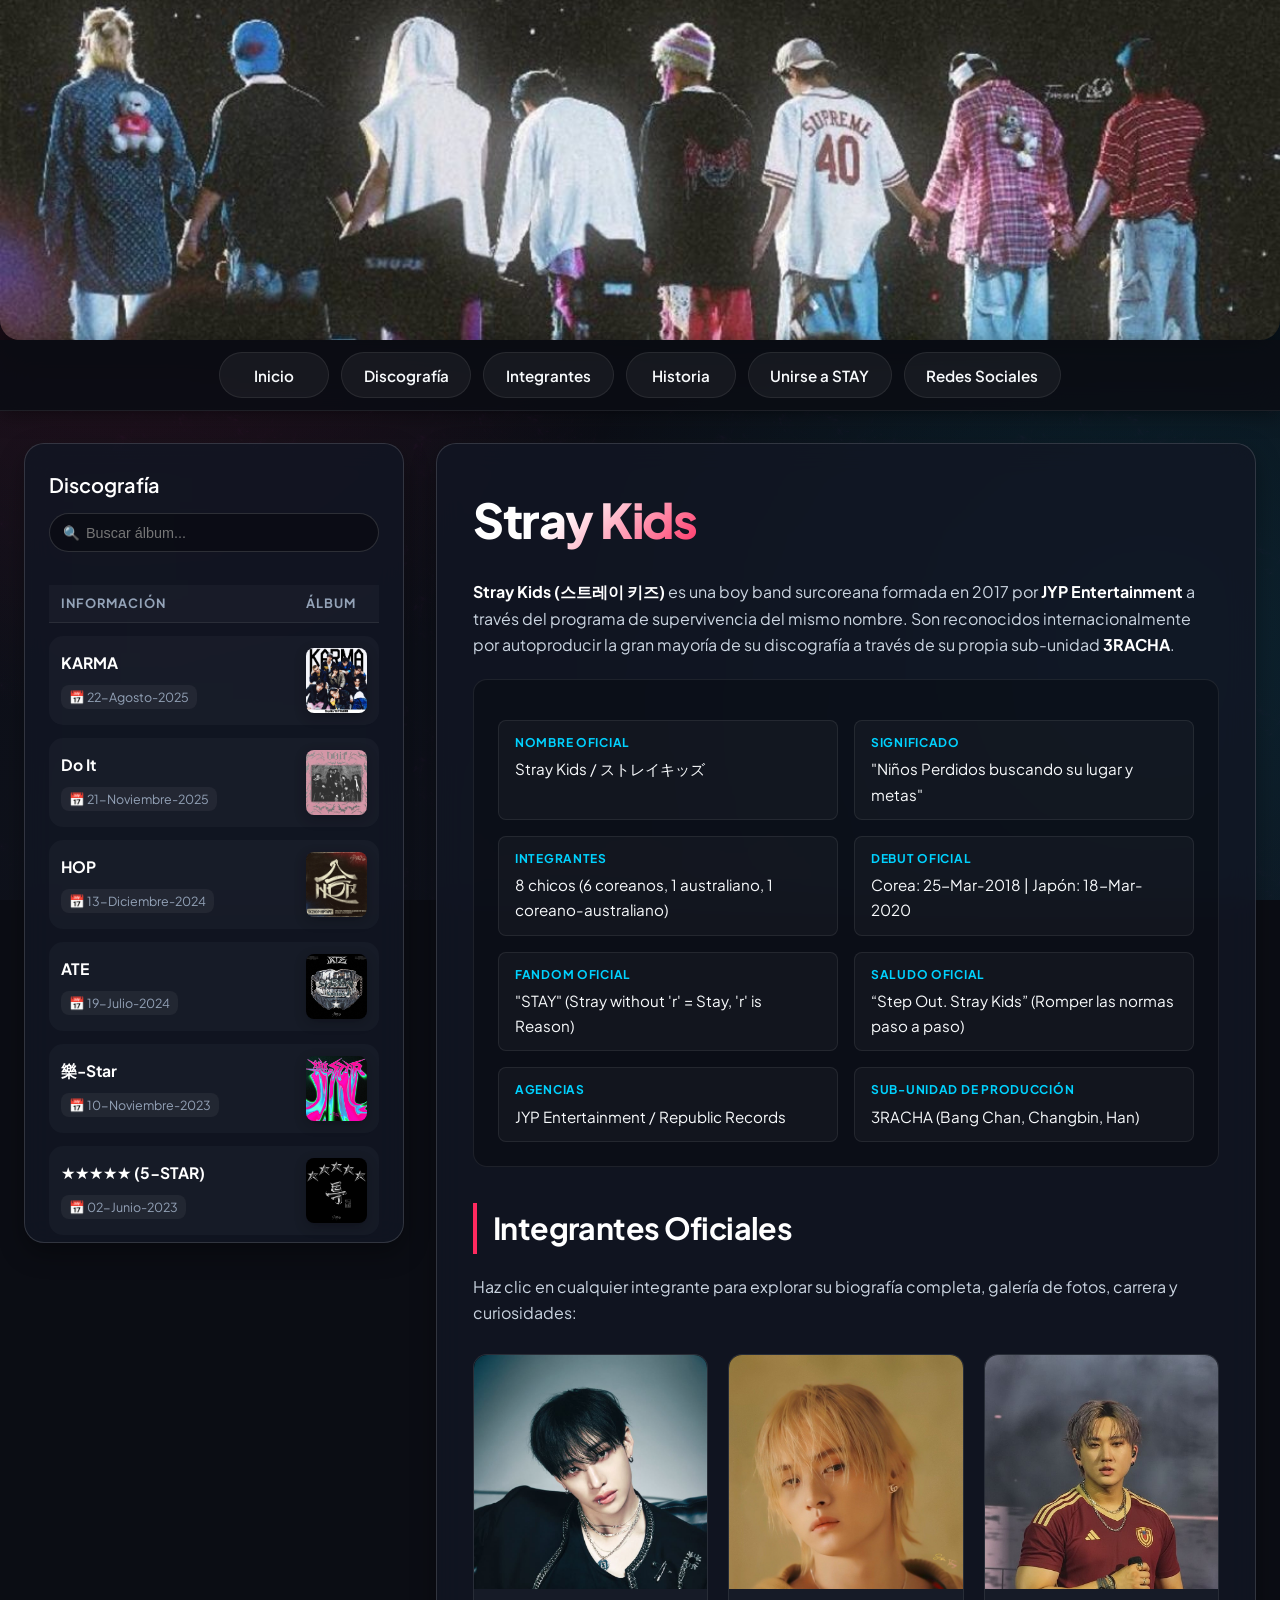
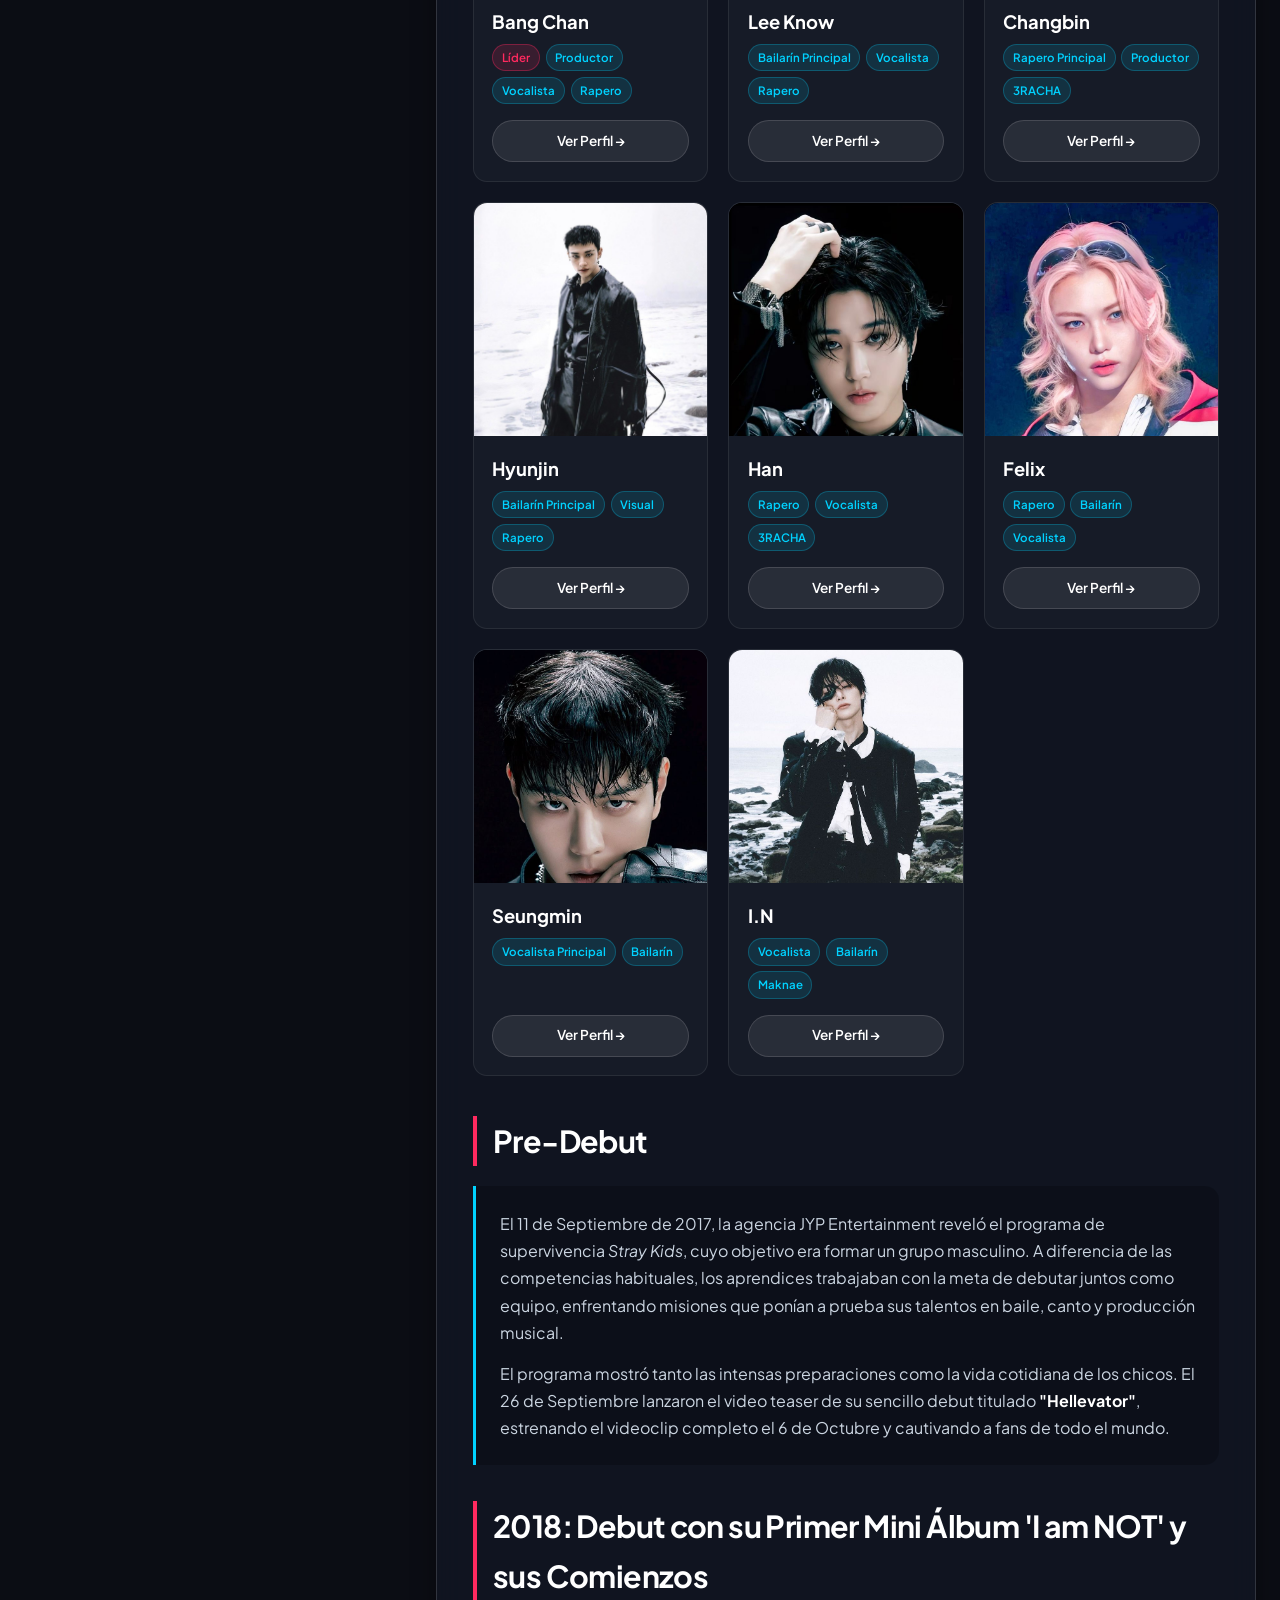
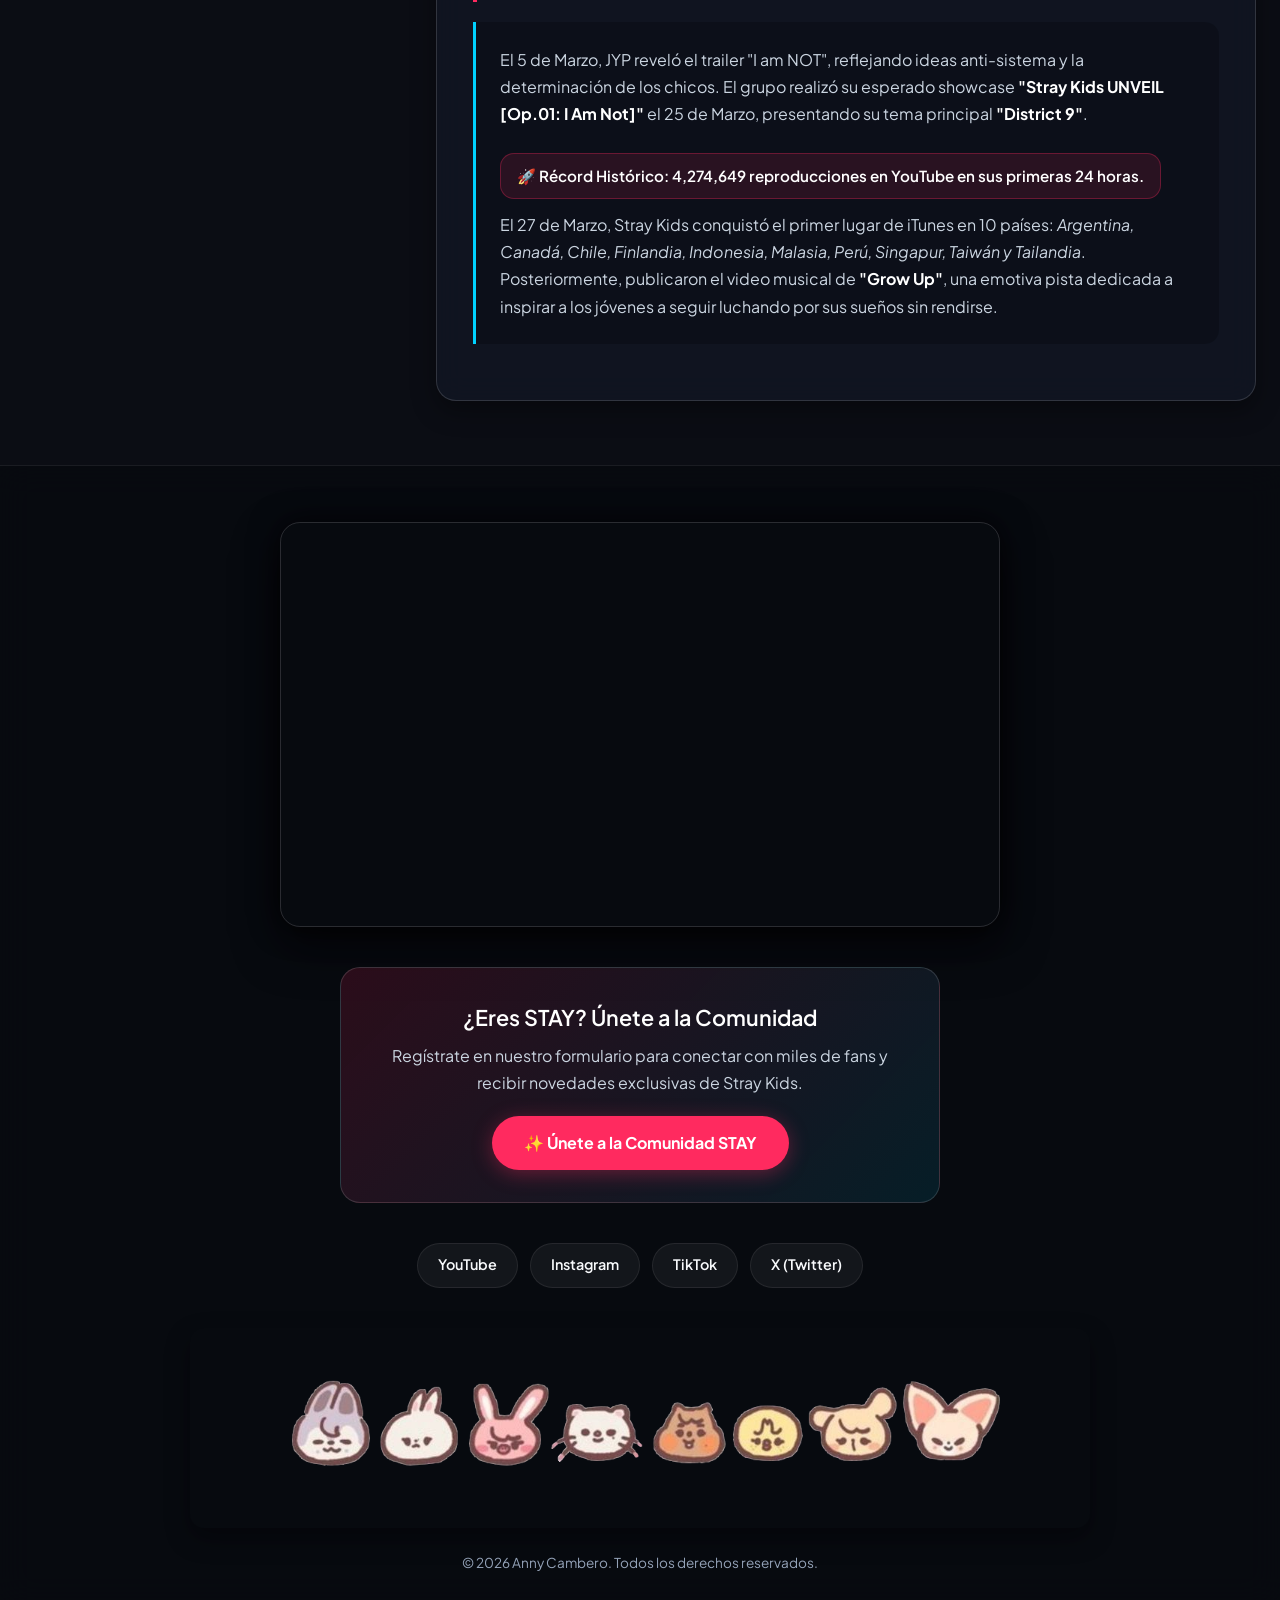
<file: index.html>
<!DOCTYPE html>
<html lang="es">
<head>
    <meta charset="UTF-8">
    <meta name="viewport" content="width=device-width, initial-scale=1.0">
    <title>Stray Kids (스트레이 키즈) - Sitio Oficial de Fans</title>
    <!-- Google Fonts -->
    <link rel="preconnect" href="https://fonts.googleapis.com">
    <link rel="preconnect" href="https://fonts.gstatic.com" crossorigin>
    <link href="https://fonts.googleapis.com/css2?family=Plus+Jakarta+Sans:wght@400;500;600;700;800&display=swap" rel="stylesheet">
    <link rel="stylesheet" href="style.css">
</head>

<body>
    <!-- Encabezado / Hero Banner -->
    <header id="inicio">
        <img id="fotoHeader" src="imágenes/headerdelaPagina.jpg" alt="Stray Kids Banner Oficial"> 
    </header>

    <!-- Barra de Navegación Sticky -->
    <nav id="navegadorHorizontal" aria-label="Navegación principal">
        <p><a href="#inicio">Inicio</a></p>
        <p><a href="#discografia">Discografía</a></p>
        <p><a href="#integrantes">Integrantes</a></p>
        <p><a href="#historia">Historia</a></p>
        <p><a href="10.Formulario.html">Unirse a STAY</a></p>
        <p><a href="#redesSocialesyOtros">Redes Sociales</a></p>
    </nav>

    <!-- Contenido Principal -->
    <div id="pantallaCompleta">

        <!-- Columna Izquierda: Discografía & Álbumes -->
        <aside id="columnaLateralIzquierda" aria-label="Discografía">
            <div class="album-header-bar" id="discografia">
                <h3>Discografía</h3>
                <div class="album-search-container">
                    <span class="album-search-icon">🔍</span>
                    <input type="text" id="albumSearchInput" class="album-search-input" placeholder="Buscar álbum..." aria-label="Buscar álbum">
                </div>
            </div>

            <table>
                <thead>
                    <tr>
                        <th>Información</th>
                        <th>Álbum</th>
                    </tr>
                </thead>
                <tbody>
                    <tr>
                        <td>
                            <p>
                                <a href="https://www.amazon.es/Stray-Kids-CEREMONY-Photobook-Removable-Photocards/dp/B0FNMTMYW7" target="_blank" rel="noopener noreferrer">KARMA</a>
                                <br>
                                <span class="album-release-date">📅 22-Agosto-2025</span>
                            </p>
                        </td>
                        <td>
                            <img src="imágenes/imgalbumes/karmaalbum.jpg" alt="Álbum KARMA de Stray Kids">
                        </td>
                    </tr>
                    <tr>
                        <td>
                            <p>
                                <a href="https://www.amazon.es/PREORDER-BENEFITS-STRAYKIDS-Photocard-Photobook-Photocards/dp/B0G3LKVH7C" target="_blank" rel="noopener noreferrer">Do It</a>
                                <br>
                                <span class="album-release-date">📅 21-Noviembre-2025</span>
                            </p>
                        </td>
                        <td>
                            <img src="imágenes/imgalbumes/albumDoIt.jpg" alt="Álbum Do It de Stray Kids">
                        </td>
                    </tr>
                    <tr>
                        <td>
                            <p>
                                <a href="https://www.amazon.es/HOP-SKZHOP-VER-Stray-Kids/dp/B0DMWT47YF" target="_blank" rel="noopener noreferrer">HOP</a>
                                <br>
                                <span class="album-release-date">📅 13-Diciembre-2024</span>
                            </p>
                        </td>
                        <td>
                            <img src="imágenes/imgalbumes/StrayKidsHop.webp" alt="Álbum HOP de Stray Kids">
                        </td>
                    </tr>
                    <tr>
                        <td>
                            <p>
                                <a href="https://www.amazon.es/Stray-Kids-Photobook-Photocard-Photocards/dp/B0D9VXJH5N" target="_blank" rel="noopener noreferrer">ATE</a>
                                <br>
                                <span class="album-release-date">📅 19-Julio-2024</span>
                            </p>
                        </td>
                        <td>
                            <img src="imágenes/imgalbumes/ATE.webp" alt="Álbum ATE de Stray Kids">
                        </td>
                    </tr>
                    <tr>
                        <td>
                            <p>
                                <a href="https://www.amazon.es/Stray-Kids-Rock-STAR-Strandard-Photocards/dp/B0CN6RTB5S" target="_blank" rel="noopener noreferrer">樂-Star</a>
                                <br>
                                <span class="album-release-date">📅 10-Noviembre-2023</span>
                            </p>
                        </td>
                        <td>
                            <img src="imágenes/imgalbumes/Rock-Star_SKZ_Album_Cover.webp" alt="Álbum Rock-Star de Stray Kids">
                        </td>
                    </tr>
                    <tr>
                        <td>
                            <p>
                                <a href="https://www.amazon.es/STRAY-5-STAR-%C3%A1lbum-EDICI%C3%93N-EST%C3%81NDAR/dp/B0C64FBSY5" target="_blank" rel="noopener noreferrer">★★★★★ (5-STAR)</a>
                                <br>
                                <span class="album-release-date">📅 02-Junio-2023</span>
                            </p>
                        </td>
                        <td>
                            <img src="imágenes/imgalbumes/5star.webp" alt="Álbum 5-STAR de Stray Kids">
                        </td>
                    </tr>
                    <tr>
                        <td>
                            <p>
                                <a href="https://www.amazon.es/STRAY-KIDS-SKZ-MAXIDENT-T-CRUSH/dp/B0DJRFPG76" target="_blank" rel="noopener noreferrer">MAXIDENT</a>
                                <br>
                                <span class="album-release-date">📅 07-Octubre-2022</span>
                            </p>
                        </td>
                        <td>
                            <img src="imágenes/imgalbumes/maxident.webp" alt="Álbum MAXIDENT de Stray Kids">
                        </td>
                    </tr>
                    <tr>
                        <td>
                            <p>
                                <a href="https://www.amazon.es/STRAY-KIDS-SKZ-ODDINARY-SCANNING/dp/B0DJFBDN75" target="_blank" rel="noopener noreferrer">ODDINARY</a>
                                <br>
                                <span class="album-release-date">📅 18-Marzo-2022</span>
                            </p>
                        </td>
                        <td>
                            <img src="imágenes/imgalbumes/ODDINARY.webp" alt="Álbum ODDINARY de Stray Kids">
                        </td>
                    </tr>
                    <tr>
                        <td>
                            <p>
                                <a href="https://www.amazon.es/STRAY-KIDS-SKZ-ALBUM-NOEASY/dp/B0DJBZZZT3" target="_blank" rel="noopener noreferrer">NOEASY</a>
                                <br>
                                <span class="album-release-date">📅 23-Agosto-2021</span>
                            </p>
                        </td>
                        <td>
                            <img src="imágenes/imgalbumes/noeasy.webp" alt="Álbum NOEASY de Stray Kids">
                        </td>
                    </tr>
                    <tr>
                        <td>
                            <p>
                                <a href="https://www.amazon.es/STANDARD-RANDOM-Tarjeta-PreOrder-TRACKING/dp/B089Q8Q8KV" target="_blank" rel="noopener noreferrer">GO 生</a>
                                <br>
                                <span class="album-release-date">📅 17-Junio-2020</span>
                            </p>
                        </td>
                        <td>
                            <img src="imágenes/imgalbumes/goalbum.webp" alt="Álbum GO 生 de Stray Kids">
                        </td>
                    </tr>
                    <tr>
                        <td>
                            <p>
                                <a href="https://www.amazon.es/STRAY-KIDS-SKZ-KPOP-LEVANTER/dp/B0DNQVFHCZ" target="_blank" rel="noopener noreferrer">Clé : LEVANTER</a>
                                <br>
                                <span class="album-release-date">📅 09-Diciembre-2019</span>
                            </p>
                        </td>
                        <td>
                            <img src="imágenes/imgalbumes/clelevanter.webp" alt="Álbum Clé: LEVANTER">
                        </td>
                    </tr>
                    <tr>
                        <td>
                            <p>
                                <a href="https://www.amazon.es/Cle-Yellow-Wood-Special-Album/dp/B07SL34WR3" target="_blank" rel="noopener noreferrer">Clé 2 : Yellow</a>
                                <br>
                                <span class="album-release-date">📅 19-Junio-2019</span>
                            </p>
                        </td>
                        <td>
                            <img src="imágenes/imgalbumes/cleyellow.webp" alt="Álbum Clé 2: Yellow">
                        </td>
                    </tr>
                    <tr>
                        <td>
                            <p>
                                <a href="https://www.amazon.es/STRAY-KIDS-CLE-Photocards-Double-Sided/dp/B09N7NYBMP" target="_blank" rel="noopener noreferrer">Clé 1 : MIROH</a>
                                <br>
                                <span class="album-release-date">📅 25-Marzo-2019</span>
                            </p>
                        </td>
                        <td>
                            <img src="imágenes/imgalbumes/clemiroh.webp" alt="Álbum Clé 1: MIROH">
                        </td>
                    </tr>
                    <tr>
                        <td>
                            <p>
                                <a href="https://www.amazon.es/STRAY-KIDS-Photobook-Photocards-Double-Sided/dp/B08FH9YYDM" target="_blank" rel="noopener noreferrer">I am YOU</a>
                                <br>
                                <span class="album-release-date">📅 22-Octubre-2018</span>
                            </p>
                        </td>
                        <td>
                            <img src="imágenes/imgalbumes/iamyoualbum.webp" alt="Álbum I am YOU">
                        </td>
                    </tr>
                    <tr>
                        <td>
                            <p>
                                <a href="https://www.amazon.es/STRAY-KIDS-Photobook-Self-Portrait-Photocard/dp/B0BW83LSXG" target="_blank" rel="noopener noreferrer">I am WHO</a>
                                <br>
                                <span class="album-release-date">📅 06-Agosto-2018</span>
                            </p>
                        </td>
                        <td>
                            <img src="imágenes/imgalbumes/iamWHOalbum.webp" alt="Álbum I am WHO">
                        </td>
                    </tr>
                    <tr>
                        <td>
                            <p>
                                <a href="https://www.amazon.es/STRAY-KIDS-Photobook-Photocards-Button/dp/B0BW813T11" target="_blank" rel="noopener noreferrer">I am NOT</a>
                                <br>
                                <span class="album-release-date">📅 26-Marzo-2018</span>
                            </p>
                        </td>
                        <td>
                            <img src="imágenes/imgalbumes/iamnotalbum.webp" alt="Álbum I am NOT">
                        </td>
                    </tr>
                    <tr>
                        <td>
                            <p>
                                <a href="https://www.amazon.es/STRAY-KIDS-SKZ-DEBUT-MIXTAPE/dp/B0DJPMDYH7" target="_blank" rel="noopener noreferrer">Mixtape</a>
                                <br>
                                <span class="album-release-date">📅 08-Enero-2018</span>
                            </p>
                        </td>
                        <td>
                            <img src="imágenes/imgalbumes/Stray_Kids_-_Mixtape.webp" alt="Álbum Mixtape Debut">
                        </td>
                    </tr>
                </tbody>
            </table>
        </aside>

        <!-- Columna Derecha: Información Principal, Integrantes e Historia -->
        <main id="columnaLateralDerecha">
            <article id="informacionStraykids">
                <h1>Stray Kids</h1>
                <p>
                    <strong>Stray Kids (스트레이 키즈)</strong> es una boy band surcoreana formada en 2017 por <strong>JYP Entertainment</strong> a través del programa de supervivencia del mismo nombre. Son reconocidos internacionalmente por autoproducir la gran mayoría de su discografía a través de su propia sub-unidad <strong>3RACHA</strong>.
                </p>

                <!-- Ficha de Datos Generales -->
                <div class="info-skz-card">
                    <div class="info-skz-grid">
                        <div class="info-item">
                            <div class="info-item-label">Nombre Oficial</div>
                            <div class="info-item-value">Stray Kids / ストレイキッズ</div>
                        </div>
                        <div class="info-item">
                            <div class="info-item-label">Significado</div>
                            <div class="info-item-value">"Niños Perdidos buscando su lugar y metas"</div>
                        </div>
                        <div class="info-item">
                            <div class="info-item-label">Integrantes</div>
                            <div class="info-item-value">8 chicos (6 coreanos, 1 australiano, 1 coreano-australiano)</div>
                        </div>
                        <div class="info-item">
                            <div class="info-item-label">Debut Oficial</div>
                            <div class="info-item-value">Corea: 25-Mar-2018 | Japón: 18-Mar-2020</div>
                        </div>
                        <div class="info-item">
                            <div class="info-item-label">Fandom Oficial</div>
                            <div class="info-item-value">"STAY" (Stray without 'r' = Stay, 'r' is Reason)</div>
                        </div>
                        <div class="info-item">
                            <div class="info-item-label">Saludo Oficial</div>
                            <div class="info-item-value">“Step Out. Stray Kids” (Romper las normas paso a paso)</div>
                        </div>
                        <div class="info-item">
                            <div class="info-item-label">Agencias</div>
                            <div class="info-item-value">JYP Entertainment / Republic Records</div>
                        </div>
                        <div class="info-item">
                            <div class="info-item-label">Sub-Unidad de Producción</div>
                            <div class="info-item-value">3RACHA (Bang Chan, Changbin, Han)</div>
                        </div>
                    </div>
                </div>

                <!-- Sección de Integrantes Interactiva -->
                <section>
                    <h2 id="integrantes">Integrantes Oficiales</h2>
                    <p>Haz clic en cualquier integrante para explorar su biografía completa, galería de fotos, carrera y curiosidades:</p>

                    <div class="miembros-grid">
                        <!-- Bang Chan -->
                        <div class="miembro-card">
                            <div class="miembro-card-img-wrap">
                                <img src="imágenes/bangchan/bangchan0.jpg" alt="Bang Chan" class="miembro-card-img">
                            </div>
                            <div class="miembro-card-body">
                                <h3 class="miembro-card-title">Bang Chan</h3>
                                <div class="miembro-roles-tags">
                                    <span class="role-tag lider">Líder</span>
                                    <span class="role-tag">Productor</span>
                                    <span class="role-tag">Vocalista</span>
                                    <span class="role-tag">Rapero</span>
                                </div>
                                <a href="02.BangChan.html" class="miembro-card-btn">Ver Perfil →</a>
                            </div>
                        </div>

                        <!-- Lee Know -->
                        <div class="miembro-card">
                            <div class="miembro-card-img-wrap">
                                <img src="imágenes/leeknow/leeknow0.jpg" alt="Lee Know" class="miembro-card-img">
                            </div>
                            <div class="miembro-card-body">
                                <h3 class="miembro-card-title">Lee Know</h3>
                                <div class="miembro-roles-tags">
                                    <span class="role-tag">Bailarín Principal</span>
                                    <span class="role-tag">Vocalista</span>
                                    <span class="role-tag">Rapero</span>
                                </div>
                                <a href="03.Leeknow.html" class="miembro-card-btn">Ver Perfil →</a>
                            </div>
                        </div>

                        <!-- Changbin -->
                        <div class="miembro-card">
                            <div class="miembro-card-img-wrap">
                                <img src="imágenes/changbin/changbin1.jpg" alt="Changbin" class="miembro-card-img">
                            </div>
                            <div class="miembro-card-body">
                                <h3 class="miembro-card-title">Changbin</h3>
                                <div class="miembro-roles-tags">
                                    <span class="role-tag">Rapero Principal</span>
                                    <span class="role-tag">Productor</span>
                                    <span class="role-tag">3RACHA</span>
                                </div>
                                <a href="05.Changbin.html" class="miembro-card-btn">Ver Perfil →</a>
                            </div>
                        </div>

                        <!-- Hyunjin -->
                        <div class="miembro-card">
                            <div class="miembro-card-img-wrap">
                                <img src="imágenes/hyunjin/hyunjin5.jpg" alt="Hyunjin" class="miembro-card-img">
                            </div>
                            <div class="miembro-card-body">
                                <h3 class="miembro-card-title">Hyunjin</h3>
                                <div class="miembro-roles-tags">
                                    <span class="role-tag">Bailarín Principal</span>
                                    <span class="role-tag">Visual</span>
                                    <span class="role-tag">Rapero</span>
                                </div>
                                <a href="07.Hyunjin.html" class="miembro-card-btn">Ver Perfil →</a>
                            </div>
                        </div>

                        <!-- Han -->
                        <div class="miembro-card">
                            <div class="miembro-card-img-wrap">
                                <img src="imágenes/han/han0.jpg" alt="Han" class="miembro-card-img">
                            </div>
                            <div class="miembro-card-body">
                                <h3 class="miembro-card-title">Han</h3>
                                <div class="miembro-roles-tags">
                                    <span class="role-tag">Rapero</span>
                                    <span class="role-tag">Vocalista</span>
                                    <span class="role-tag">3RACHA</span>
                                </div>
                                <a href="06.Han.html" class="miembro-card-btn">Ver Perfil →</a>
                            </div>
                        </div>

                        <!-- Felix -->
                        <div class="miembro-card">
                            <div class="miembro-card-img-wrap">
                                <img src="imágenes/felix/Felix0.jpg" alt="Felix" class="miembro-card-img">
                            </div>
                            <div class="miembro-card-body">
                                <h3 class="miembro-card-title">Felix</h3>
                                <div class="miembro-roles-tags">
                                    <span class="role-tag">Rapero</span>
                                    <span class="role-tag">Bailarín</span>
                                    <span class="role-tag">Vocalista</span>
                                </div>
                                <a href="04.Felix.html" class="miembro-card-btn">Ver Perfil →</a>
                            </div>
                        </div>

                        <!-- Seungmin -->
                        <div class="miembro-card">
                            <div class="miembro-card-img-wrap">
                                <img src="imágenes/seungmin/seungmin5.jpg" alt="Seungmin" class="miembro-card-img">
                            </div>
                            <div class="miembro-card-body">
                                <h3 class="miembro-card-title">Seungmin</h3>
                                <div class="miembro-roles-tags">
                                    <span class="role-tag">Vocalista Principal</span>
                                    <span class="role-tag">Bailarín</span>
                                </div>
                                <a href="09.Seungmin.html" class="miembro-card-btn">Ver Perfil →</a>
                            </div>
                        </div>

                        <!-- I.N -->
                        <div class="miembro-card">
                            <div class="miembro-card-img-wrap">
                                <img src="imágenes/I.N/I.N1.jpg" alt="I.N" class="miembro-card-img">
                            </div>
                            <div class="miembro-card-body">
                                <h3 class="miembro-card-title">I.N</h3>
                                <div class="miembro-roles-tags">
                                    <span class="role-tag">Vocalista</span>
                                    <span class="role-tag">Bailarín</span>
                                    <span class="role-tag">Maknae</span>
                                </div>
                                <a href="08.IN.html" class="miembro-card-btn">Ver Perfil →</a>
                            </div>
                        </div>
                    </div>
                </section>

                <!-- Historia & Trayectoria -->
                <section class="historia-section" id="historia">
                    <h2>Pre-Debut</h2>
                    <div class="historia-card">
                        <p>
                            El 11 de Septiembre de 2017, la agencia JYP Entertainment reveló el programa de supervivencia <em>Stray Kids</em>, cuyo objetivo era formar un grupo masculino. A diferencia de las competencias habituales, los aprendices trabajaban con la meta de debutar juntos como equipo, enfrentando misiones que ponían a prueba sus talentos en baile, canto y producción musical.
                        </p>
                        <p>
                            El programa mostró tanto las intensas preparaciones como la vida cotidiana de los chicos. El 26 de Septiembre lanzaron el video teaser de su sencillo debut titulado <strong>"Hellevator"</strong>, estrenando el videoclip completo el 6 de Octubre y cautivando a fans de todo el mundo.
                        </p>
                    </div>

                    <h2>2018: Debut con su Primer Mini Álbum 'I am NOT' y sus Comienzos</h2>
                    <div class="historia-card">
                        <p>
                            El 5 de Marzo, JYP reveló el trailer "I am NOT", reflejando ideas anti-sistema y la determinación de los chicos. El grupo realizó su esperado showcase <strong>"Stray Kids UNVEIL [Op.01: I Am Not]"</strong> el 25 de Marzo, presentando su tema principal <strong>"District 9"</strong>.
                        </p>
                        <div class="milestone-badge">
                            🚀 Récord Histórico: 4,274,649 reproducciones en YouTube en sus primeras 24 horas.
                        </div>
                        <p>
                            El 27 de Marzo, Stray Kids conquistó el primer lugar de iTunes en 10 países: <em>Argentina, Canadá, Chile, Finlandia, Indonesia, Malasia, Perú, Singapur, Taiwán y Tailandia</em>. Posteriormente, publicaron el video musical de <strong>"Grow Up"</strong>, una emotiva pista dedicada a inspirar a los jóvenes a seguir luchando por sus sueños sin rendirse.
                        </p>
                    </div>
                </section>
            </article>
        </main>
    </div>

    <!-- Pie de Página -->
    <footer class="contactos">
        <div class="footer-content-wrap">
            <!-- Video Oficial YouTube Responsive -->
            <div id="videoST">
                <iframe class="VideoStDoIt" src="https://www.youtube.com/embed/NED7nev2ywQ?si=q19WkTVAELUyQOCL" title="Stray Kids - Video Oficial" allow="accelerometer; autoplay; clipboard-write; encrypted-media; gyroscope; picture-in-picture; web-share" referrerpolicy="strict-origin-when-cross-origin" allowfullscreen></iframe>
            </div>

            <!-- Llamado a la Acción para Unirse al Fandom -->
            <div id="Contacto">
                <h3>¿Eres STAY? Únete a la Comunidad</h3>
                <p>Regístrate en nuestro formulario para conectar con miles de fans y recibir novedades exclusivas de Stray Kids.</p>
                <a href="10.Formulario.html">✨ Únete a la Comunidad STAY</a>
            </div>

            <!-- Redes Sociales Oficiales -->
            <div id="redesSocialesyOtros">
                <p><a href="https://youtube.com/@straykids?si=LJGlOYdUP0jl67sN" target="_blank" rel="noopener noreferrer">YouTube</a></p>
                <p><a href="https://www.instagram.com/realstraykids?igsh=bHFtYm9mMnprOGZ0" target="_blank" rel="noopener noreferrer">Instagram</a></p>
                <p><a href="https://www.tiktok.com/@jypestraykids?_r=1&_t=ZN-92qYNyVR0Ja" target="_blank" rel="noopener noreferrer">TikTok</a></p>
                <p><a href="https://x.com/Stray_Kids" target="_blank" rel="noopener noreferrer">X (Twitter)</a></p>
            </div>

            <!-- Banner Footer -->
            <img id="ImgFooter" src="imágenes/footerLimpio.png" alt="Stray Kids Footer Banner">

            <p>&copy; 2026 Anny Cambero. Todos los derechos reservados.</p>
        </div>
    </footer>

    <!-- Botón Flotante Subir Arriba -->
    <a href="#inicio" class="flecha-arriba" aria-label="Volver arriba">
        <img src="imágenes/logo-flecha.png" alt="Subir" class="img-flecha">
    </a>

    <!-- Scripts Interactivos -->
    <script src="main.js"></script>
</body>
</html>
</file>
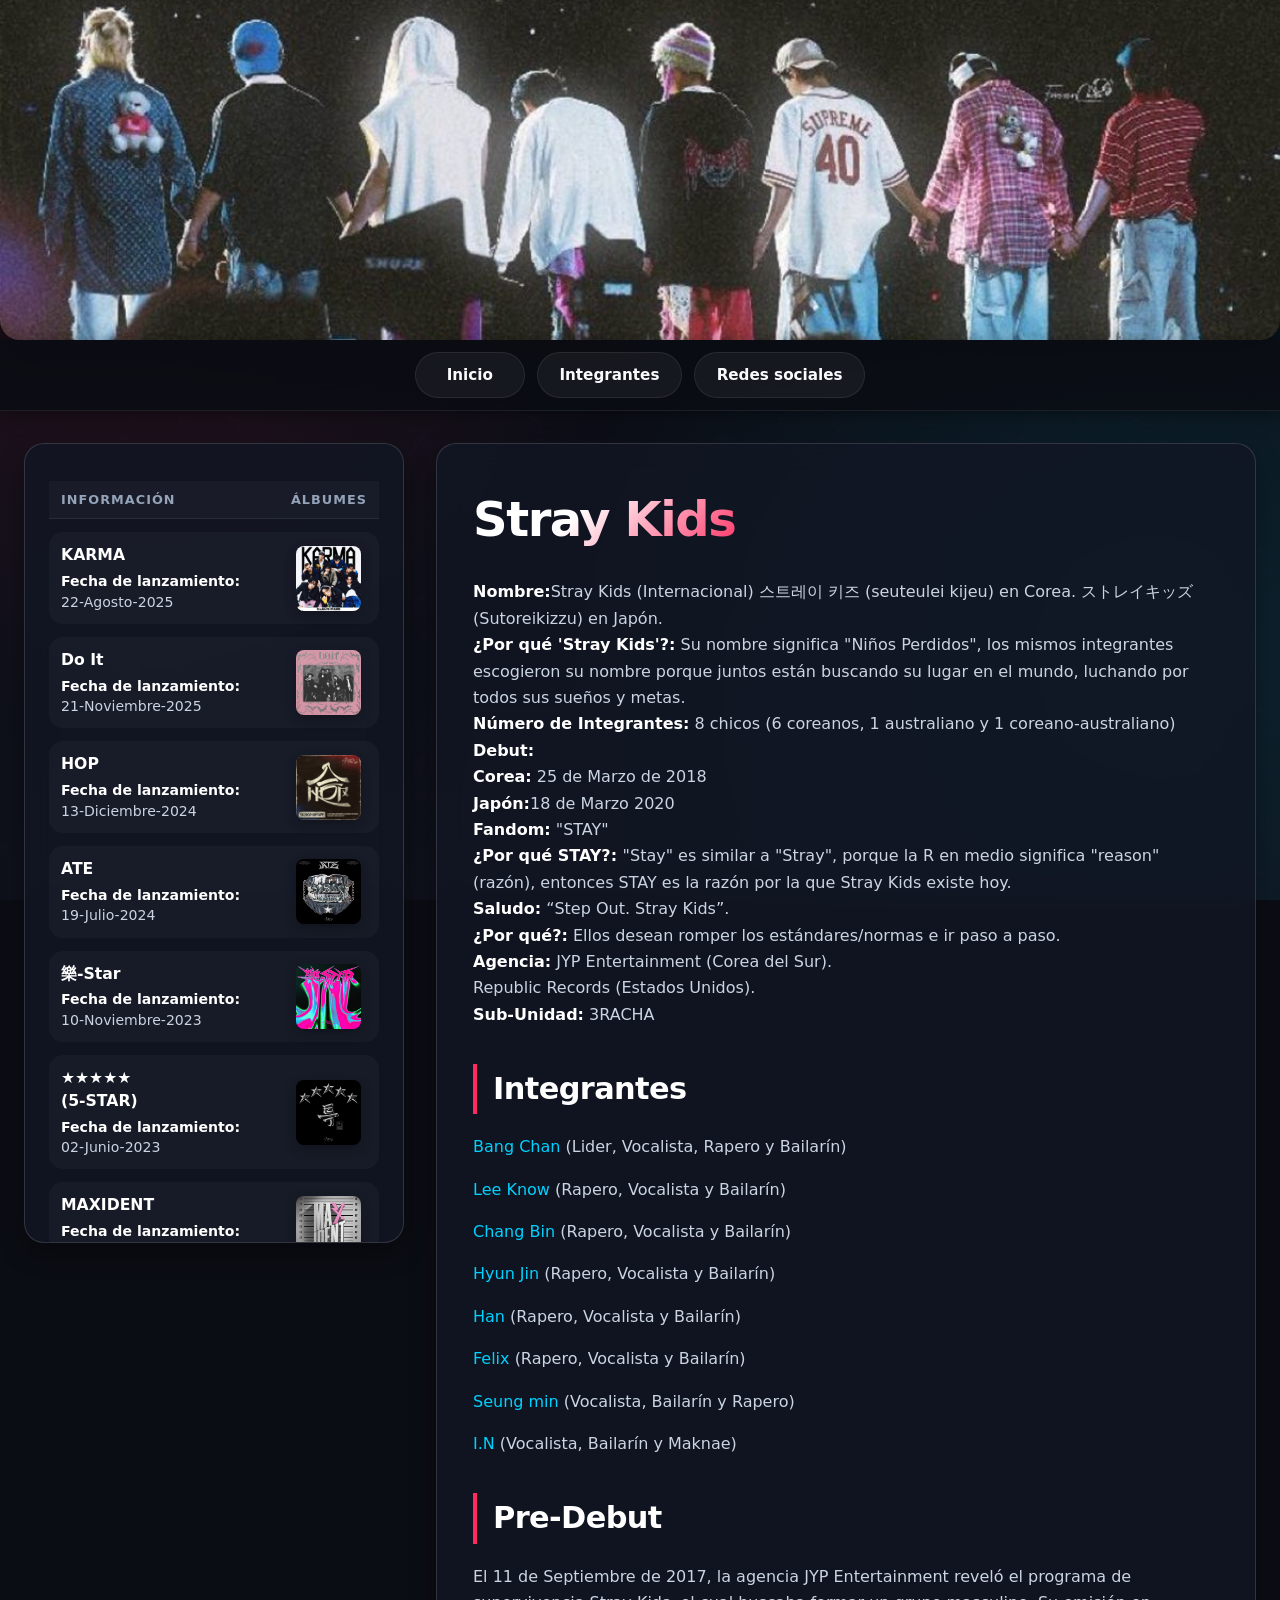
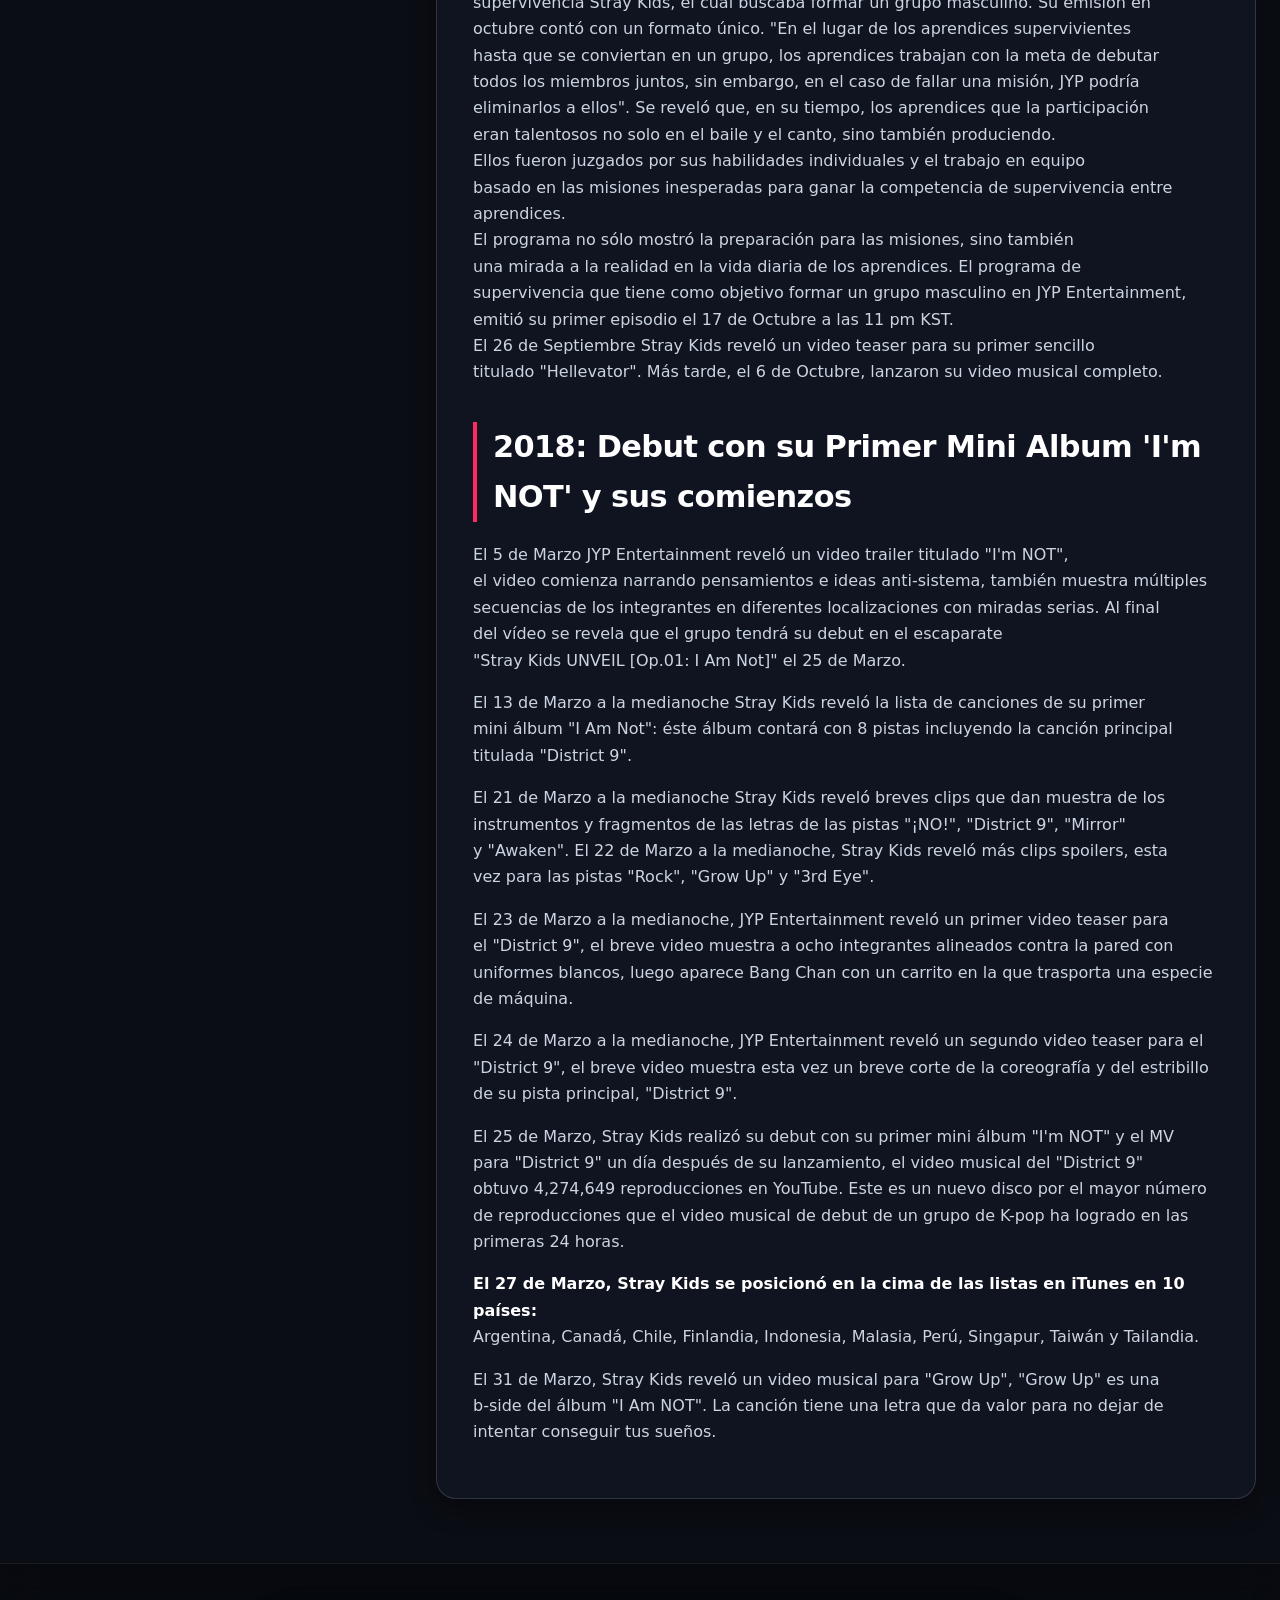
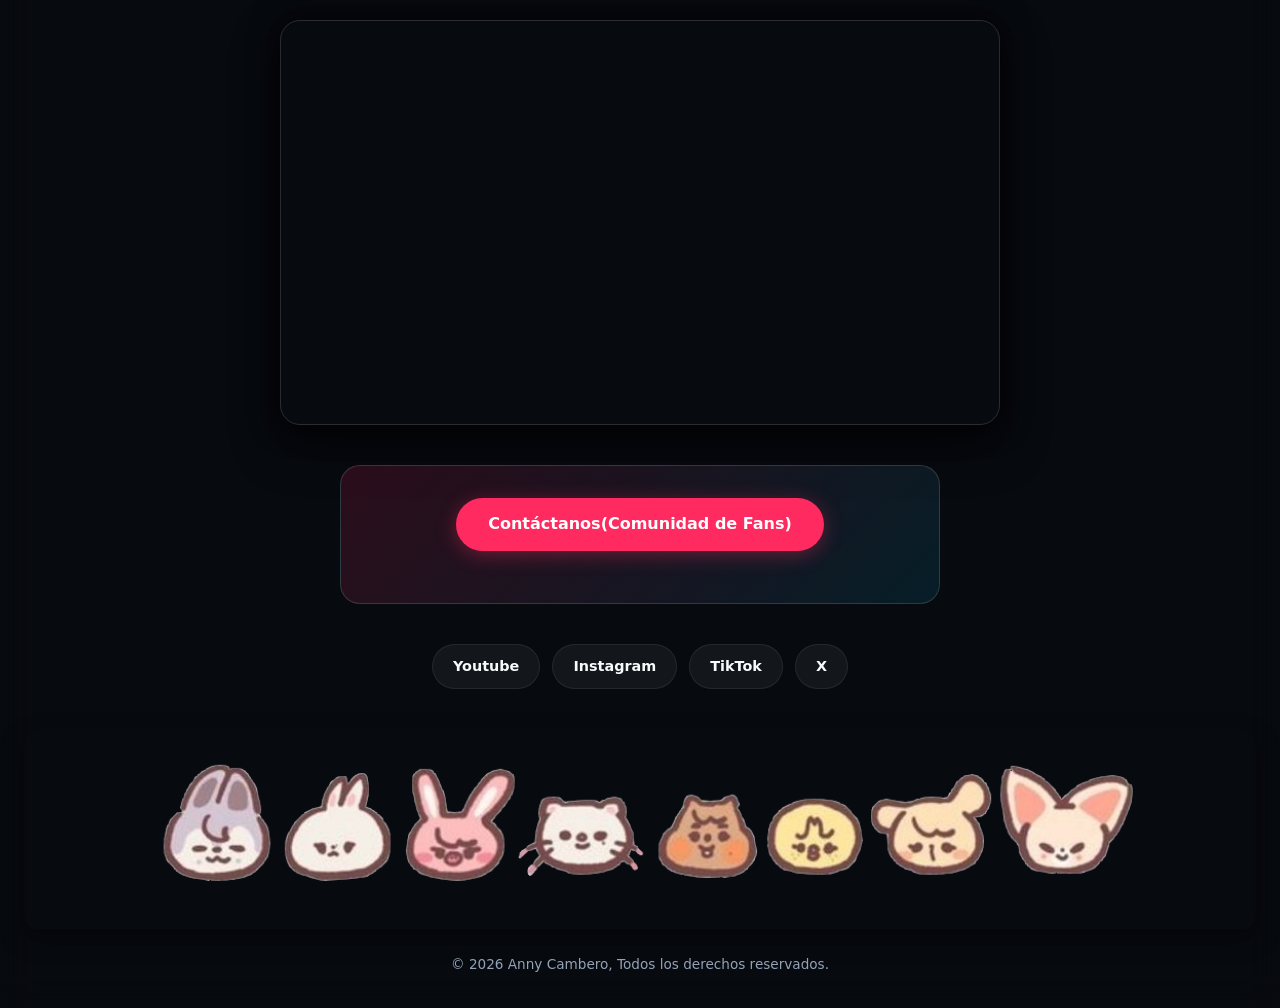
<file: 01.StrayKids.html>
<!DOCTYPE html>
<html lang="es">
<head>
    <meta charset="UTF-8">
    <meta name="viewport" content="width=device-width, initial-scale=1.0">
    <title>StrayKids </title>
    <link rel="stylesheet" href="style.css">
</head>

<body>
      <header id="inicio">
            <img id="fotoHeader" src="imágenes/headerdelaPagina.jpg" alt="" width="100%" height="25%"> 
             <div id="headerDelapágina">
        <nav class="navegadorConEnlaces">
            <a href="#inicio" class="flecha-arriba"> 
        <img src="imágenes/logo-flecha.png" alt="Subir" class="img-flecha"> </a>
        

        </nav>
    
        
            </div>
     
    </header>
            <nav id="navegadorHorizontal">
        <p><a href="#inicio">Inicio</a></p>
        <p><a href="#integrantes">Integrantes</a></p>
        <p><a href="#redesSocialesyOtros">Redes sociales</a></p>
            </nav>
    

    <div id="pantallaCompleta">

    <div id="columnaLateralIzquierda">
        <table border="1">
            <tr> <th>Información</th> <th>Álbumes</th></tr>
                
            <tr>
                 <td><p><a href="https://www.amazon.es/Stray-Kids-CEREMONY-Photobook-Removable-Photocards/dp/B0FNMTMYW7/ref=sr_1_1?__mk_es_ES=%C3%85M%C3%85%C5%BD%C3%95%C3%91&crid=2C3QZOJJYGAXR&dib=eyJ2IjoiMSJ9.[base64].Vhwvr5V5Mys0snPHkKIacOJjFYpPcAE0VhI7h-982Xo&dib_tag=se&keywords=KARMA+straykids+ALBUM&qid=1767722525&sprefix=karma+straykids+albu%2Caps%2C236&sr=8-1">KARMA</a> <br>
<strong>Fecha de lanzamiento:</strong><br>

22-Agosto-2025</p>
         <p></p> </td>
          <td><img src="imágenes/imgalbumes/karmaalbum.jpg" alt="" width="70%" height="70%"></td>
 
          
         </td>
        </tr>
              <tr>
                 <td><p><a href="https://www.amazon.es/PREORDER-BENEFITS-STRAYKIDS-Photocard-Photobook-Photocards/dp/B0G3LKVH7C/ref=sr_1_4?crid=40RS5R4JO81N&dib=eyJ2IjoiMSJ9.[base64].PdGu-u9Kp9HVCbavgt89JQxrhNLJ3OknAO2l4I3DYcQ&dib_tag=se&keywords=do+it+straykids&qid=1767545257&sprefix=Do+it+%2Caps%2C252&sr=8-4">Do It</a> <br>
<strong>Fecha de lanzamiento:</strong><br>21-Noviembre-2025</p>
         </td>
          <td><img src="imágenes/imgalbumes/albumDoIt.jpg" alt="" width="70%" height="70%"></td>
        </tr>
         

          <tr>
                 <td><p><a href="https://www.amazon.es/HOP-SKZHOP-VER-Stray-Kids/dp/B0DMWT47YF/ref=sr_1_3?crid=35ZAHBT22FILL&dib=eyJ2IjoiMSJ9.[base64].1u2Ji4Eo_I1xWTdGpuXz5YVuSvqwGhmqSB-glofW_D4&dib_tag=se&keywords=hop+stray+kids+album&qid=1767712039&sprefix=HOP+%2Caps%2C244&sr=8-3">HOP</a><br>
<strong>Fecha de lanzamiento:</strong><br>13-Diciembre-2024</p>
         </td>
          <td><img src="imágenes/imgalbumes/StrayKidsHop.webp" alt="" width="70%" height="70%"></td>
        </tr>
        <tr>
                 <td><p><a href="https://www.amazon.es/Stray-Kids-Photobook-Photocard-Photocards/dp/B0D9VXJH5N/ref=sr_1_1?__mk_es_ES=%C3%85M%C3%85%C5%BD%C3%95%C3%91&crid=2FGQWB7JT1KVE&dib=eyJ2IjoiMSJ9.[base64].HmnT6dRRYgv3z-L-IwZN6lpzorxS1dxOUDOIUBAY9UY&dib_tag=se&keywords=ATE+stray+kids+album&qid=1767712508&sprefix=ate+stray+kids+album%2Caps%2C283&sr=8-1">ATE</a><br>
<strong>Fecha de lanzamiento:</strong><br>19-Julio-2024</p>
         </td>
          <td><img src="imágenes/imgalbumes/ATE.webp" alt="" width="70%" height="70%"></td>
        </tr>
        <tr>
                 <td><p><a href="https://www.amazon.es/Stray-Kids-Rock-STAR-Strandard-Photocards/dp/B0CN6RTB5S/ref=sr_1_1?__mk_es_ES=%C3%85M%C3%85%C5%BD%C3%95%C3%91&crid=3G88BR9Q91FIR&dib=eyJ2IjoiMSJ9.[base64].VUmRIhKdbPFbYEJigEuPGTQvOeJIcmSxxNnPeWtOyPA&dib_tag=se&keywords=%E6%A8%82-Star+stray+kids+album&qid=1767722721&sprefix=%E6%A8%82-star+stray+kids+album%2Caps%2C289&sr=8-1">樂-Star</a> <br>
<strong>Fecha de lanzamiento:</strong><br>10-Noviembre-2023</p>
         </td>
          <td><img src="imágenes/imgalbumes/Rock-Star_SKZ_Album_Cover.webp" alt="" width="70%" height="70%"></td>
        </tr>
         
          <tr>
                 <td><p><a href="https://www.amazon.es/STRAY-5-STAR-%C3%A1lbum-EDICI%C3%93N-EST%C3%81NDAR/dp/B0C64FBSY5/ref=sr_1_1?__mk_es_ES=%C3%85M%C3%85%C5%BD%C3%95%C3%91&crid=BW4ELUPA4RBD&dib=eyJ2IjoiMSJ9.[base64].98fFyiv9Jz4AFzgCFkikKP48rG_xH3nuWlBumovC7F8&dib_tag=se&keywords=%E2%98%85%E2%98%85%E2%98%85%E2%98%85%E2%98%85+%285-STAR%29+stray+kids+album&qid=1767713083&sprefix=5-star+stray+kids+album%2Caps%2C257&sr=8-1">★★★★★<br>(5-STAR)</a><br>
<strong>Fecha de lanzamiento:</strong><br>02-Junio-2023</p>
         </td>
          <td><img src="imágenes/imgalbumes/5star.webp" alt="" width="70%" height="70%"></td>
        </tr>
          
          <tr>
                 <td><p><a href="https://www.amazon.es/STRAY-KIDS-SKZ-MAXIDENT-T-CRUSH/dp/B0DJRFPG76/ref=sr_1_3?__mk_es_ES=%C3%85M%C3%85%C5%BD%C3%95%C3%91&crid=3MQZQ7BNKOOSH&dib=eyJ2IjoiMSJ9.[base64].UKD4htcSXQzzFQmVWdD5UJ7bSlYAdJnzkhL79yy50Tk&dib_tag=se&keywords=MAXIDENT+stray+kids+album&qid=1767713141&sprefix=maxident+stray+kids+album%2Caps%2C254&sr=8-3">MAXIDENT</a> <br>
<strong>Fecha de lanzamiento:</strong><br>07-Octubre-2022</p>
         </td>
          <td><img src="imágenes/imgalbumes/maxident.webp" alt="" width="70%" height="70%"></td>
        </tr>
          <tr>
                 <td><p><a href="https://www.amazon.es/STRAY-KIDS-SKZ-ODDINARY-SCANNING/dp/B0DJFBDN75/ref=sr_1_1?__mk_es_ES=%C3%85M%C3%85%C5%BD%C3%95%C3%91&crid=2GFXBGL7V7TW7&dib=eyJ2IjoiMSJ9.[base64].JN_nRpaPwxtyunVq5ojsmm9H96cN5KAeM39gDQEMRSE&dib_tag=se&keywords=ordinary+stray+kids+album&qid=1767713503&sprefix=oddinary+stray+kids+album%2Caps%2C252&sr=8-1">ODDINARY</a> <br>
<strong>Fecha de lanzamiento:</strong><br>18-Marzo-2022</p>
         </td>
          <td><img src="imágenes/imgalbumes/ODDINARY.webp" alt="" width="70%" height="70%"></td>
        </tr>
          <tr>
                 <td><p><a href="https://www.amazon.es/STRAY-KIDS-SKZ-ALBUM-NOEASY/dp/B0DJBZZZT3/ref=sr_1_4?__mk_es_ES=%C3%85M%C3%85%C5%BD%C3%95%C3%91&crid=1NC02JK8VQ8QY&dib=eyJ2IjoiMSJ9.[base64].P1SjxNL8su0reTbjC3Wltvt2Ao7TxcNfFDuGZ4WFEzY&dib_tag=se&keywords=noeasy+stray+kids+album&qid=1767713725&sprefix=noeasy+stray+kids+album%2Caps%2C228&sr=8-4">NOEASY</a> <br>
<strong>Fecha de lanzamiento:</strong><br>23-Agosto-2021</p>
         </td>
          <td><img src="imágenes/imgalbumes/noeasy.webp" alt="" width="70%" height="70%"></td>
        </tr>
         <tr>
                 <td><p><a href="https://www.amazon.es/STANDARD-RANDOM-Tarjeta-PreOrder-TRACKING/dp/B089Q8Q8KV/ref=sr_1_2?__mk_es_ES=%C3%85M%C3%85%C5%BD%C3%95%C3%91&crid=260QRTA4OUXW1&dib=eyJ2IjoiMSJ9.DFM1EEOF3caIhEZwh5RK41avUi0OV5-DGU0omA5H3Q4o2EbJqaSybFu4Rq4gaE0e5TI4pgzdZ6H8Jjg_d2KJmu3HF5kQpoZ4FaSraswPhRHuhl8hIJmR5xPU4PNifYLcYG2OwWtsWb6Y3un95ST-Zg.xfO_nc4Y5TAyglIFdPTCjQEPrk8qWb4qTiSv58UDHq8&dib_tag=se&keywords=GO+%E7%94%9F+stray+kids+album&qid=1767722789&sprefix=go+%E7%94%9F+stray+kids+album%2Caps%2C294&sr=8-2">GO 生</a> <br>
<strong>Fecha de lanzamiento:</strong><br>17-Junio-2020</p>
         </td>
          <td><img src="imágenes/imgalbumes/goalbum.webp" alt="" width="70%" height="70%"></td>
        </tr>
          <tr>
                 <td><p><a href="https://www.amazon.es/STRAY-KIDS-SKZ-KPOP-LEVANTER/dp/B0DNQVFHCZ/ref=sr_1_1?__mk_es_ES=%C3%85M%C3%85%C5%BD%C3%95%C3%91&crid=2WZSPPUG5GAII&dib=eyJ2IjoiMSJ9.[base64].AAZk57y750S219dGrjd4L21SJBT-bwMj_WXmNQaEKZw&dib_tag=se&keywords=Cl%C3%A9+%3A+LEVANTER+stray+kids+album&qid=1767721527&sprefix=cl%C3%A9+levanter+stray+kids+album%2Caps%2C249&sr=8-1">Clé : LEVANTER</a> <br>
<strong>Fecha de lanzamiento:</strong><br>09-Diciembre-2019</p>
         </td>
          <td><img src="imágenes/imgalbumes/clelevanter.webp" alt="" width="70%" height="70%"></td>
        </tr>
       
        <tr>
                 <td><p><a href="https://www.amazon.es/Cle-Yellow-Wood-Special-Album/dp/B07SL34WR3/ref=sr_1_3_mod_primary_new?__mk_es_ES=%C3%85M%C3%85%C5%BD%C3%95%C3%91&crid=2FAHU7296N5HM&dib=eyJ2IjoiMSJ9.[base64].l595_-xmg54UFBU6zzUN6prmW45QDrDu6hi-1IJEGzA&dib_tag=se&keywords=Cl%C3%A9+2+%3A+Yellow+stray+kids+album&qid=1767721693&sbo=RZvfv%2F%2FHxDF%2BO5021pAnSA%3D%3D&sprefix=cl%C3%A9+2+yellow+stray+kids+album%2Caps%2C266&sr=8-3">Clé 2 : Yellow</a> <br>
<strong>Fecha de lanzamiento:</strong><br>19-Junio-2019</p>
         </td>
          <td><img src="imágenes/imgalbumes/cleyellow.webp" alt="" width="70%" height="70%"></td>
        </tr>
        <tr>
                 <td><p><a href="https://www.amazon.es/STRAY-KIDS-CLE-Photocards-Double-Sided/dp/B09N7NYBMP/ref=sr_1_1?__mk_es_ES=%C3%85M%C3%85%C5%BD%C3%95%C3%91&crid=14R6RL2QW3TJV&dib=eyJ2IjoiMSJ9.[base64].ER5YOHgmyMBtVInGEB7mOFc0t6IzpUASEdY6zV6zVAE&dib_tag=se&keywords=Cl%C3%A9+1+%3A+MIROH+stray+kids+album&qid=1767721780&sprefix=ccl%C3%A9+1+miroh+stray+kids+album%2Caps%2C254&sr=8-1">Clé 1 : MIROH</a> <br>
<strong>Fecha de lanzamiento:</strong><br>25-Marzo-2019</p>
         </td>
          <td><img src="imágenes/imgalbumes/clemiroh.webp" alt="" width="70%" height="70%"></td>
        </tr>
        <tr>
                 <td><p><a href="https://www.amazon.es/STRAY-KIDS-Photobook-Photocards-Double-Sided/dp/B08FH9YYDM/ref=sr_1_1?__mk_es_ES=%C3%85M%C3%85%C5%BD%C3%95%C3%91&crid=1HFDI43F7XSMQ&dib=eyJ2IjoiMSJ9.[base64].-ebqTVOOnfdV8UmYcSe06IhH_8eTZ0hhswH53DjrsPI&dib_tag=se&keywords=i+am+you+stray+kids+album&qid=1767721897&sprefix=i+am+you+stray+kids+album%2Caps%2C243&sr=8-1">I am YOU</a> <br>
<strong>Fecha de lanzamiento:</strong><br>22-Octubre-2018</p>
         </td>
          <td><img src="imágenes/imgalbumes/iamyoualbum.webp" alt="" width="70%" height="70%"></td>
        </tr>
        <tr>
                 <td><p><a href="https://www.amazon.es/STRAY-KIDS-Photobook-Self-Portrait-Photocard/dp/B0BW83LSXG/ref=sr_1_1?__mk_es_ES=%C3%85M%C3%85%C5%BD%C3%95%C3%91&crid=32XKC54O2C4DN&dib=eyJ2IjoiMSJ9.[base64].3T1pAULOaSZO2OoLfCALJ1RE_Drzk7LbdPBNrD_skk8&dib_tag=se&keywords=i+am+who+stray+kids+album&qid=1767722031&sprefix=i+am+who+stray+kids+album%2Caps%2C307&sr=8-1">I am WHO</a> <br>
<strong>Fecha de lanzamiento:</strong><br>06-Agosto-2018</p>
         </td>
          <td><img src="imágenes/imgalbumes/iamWHOalbum.webp" alt="" width="70%" height="70%"></td>
        </tr>
        <tr>
                 <td><p><a href="https://www.amazon.es/STRAY-KIDS-Photobook-Photocards-Button/dp/B0BW813T11/ref=sr_1_1?__mk_es_ES=%C3%85M%C3%85%C5%BD%C3%95%C3%91&crid=37D88AN34X14T&dib=eyJ2IjoiMSJ9.[base64].cUkBzyCRGTqBrHXdI5Iz3XdHobVKoBW8IxA5KqipaLs&dib_tag=se&keywords=i+am+NOT+stray+kids+album&qid=1767721962&sprefix=i+am+not+stray+kids+album%2Caps%2C278&sr=8-1">I am NOT</a> <br>
<strong>Fecha de lanzamiento:</strong><br>26-Marzo-2018</p>
         </td>
          <td><img src="imágenes/imgalbumes/iamnotalbum.webp" alt="" width="70%" height="70%"></td>
        </tr>
        
        <tr>
                 <td><p><a href="https://www.amazon.es/STRAY-KIDS-SKZ-DEBUT-MIXTAPE/dp/B0DJPMDYH7/ref=sr_1_2?crid=20E1Z8BB7O8QN&dib=eyJ2IjoiMSJ9.[base64].wxZxMVxWnWxrB2-LRYfCXWNvsUWFRlffJX5djPRGOMk&dib_tag=se&keywords=mixtape+stray+kids+album&qid=1767722177&sprefix=mytape+stray+kids+album%2Caps%2C226&sr=8-2">Mixtape</a> <br>
<strong>Fecha de lanzamiento:</strong><br>08-Enero-2018</p>
         </td>
          <td><img src="imágenes/imgalbumes/Stray_Kids_-_Mixtape.webp" alt="" width="70%" height="70%"></td>
        </tr>

        </table>
        


        </div>



     <div id="columnaLateralDerecha">
            <div>
                

                <div id="informacionStraykids">

                    <h1>Stray Kids</h1>
                    <p><strong>Nombre:</strong>Stray Kids (Internacional) 스트레이 키즈 (seuteulei kijeu) en Corea.
ストレイキッズ (Sutoreikizzu) en Japón.<br>
<strong>¿Por qué 'Stray Kids'?:</strong> Su nombre significa "Niños Perdidos", los mismos integrantes escogieron su nombre porque juntos están buscando su lugar en el mundo, luchando por todos sus sueños y metas.<br>
<strong>Número de Integrantes:</strong> 8 chicos (6 coreanos, 1 australiano y 1 coreano-australiano)<br>
<strong>Debut:</strong><br>
<strong>Corea:</strong> 25 de Marzo de 2018<br>
<strong>Japón:</strong>18 de Marzo 2020<br>
<strong>Fandom:</strong> "STAY"<br>
<strong>¿Por qué STAY?: </strong> "Stay" es similar a "Stray", porque la R en medio significa "reason" (razón), entonces STAY es la razón por la que Stray Kids existe hoy.<br>
<strong>Saludo:</strong> “Step Out. Stray Kids”.<br>
<strong>¿Por qué?:</strong> Ellos desean romper los estándares/normas e ir paso a paso.<br>
<strong>Agencia:</strong>
JYP Entertainment (Corea del Sur).<br>
Republic Records (Estados Unidos).<br>
<strong>Sub-Unidad:</strong>
3RACHA</p>

                    
            <h2 id="integrantes">Integrantes</h2>
            <p><a href="02.BangChan.html">Bang Chan</a> (Lider, Vocalista, Rapero y Bailarín)</p>
            <p><a href="03.Leeknow.html">Lee Know </a> (Rapero, Vocalista y Bailarín)</p>
            <p><a href="05.Changbin.html">Chang Bin </a> (Rapero, Vocalista y Bailarín)</p>
            <p><a href="07.Hyunjin.html">Hyun Jin </a> (Rapero, Vocalista y Bailarín)</p>
            <p><a href="06.Han.html">Han </a> (Rapero, Vocalista y Bailarín)</p>
            <p><a href="04.Felix.html">Felix </a> (Rapero, Vocalista y Bailarín)</p>
            <p><a href="09.Seungmin.html">Seung min </a>(Vocalista, Bailarín y Rapero)</p>
            <p><a href="08.IN.html">I.N </a> (Vocalista, Bailarín y Maknae)</p>


            <h2>Pre-Debut</h2>

            <p>El 11 de Septiembre de 2017, la agencia JYP Entertainment reveló el programa de<br>
                 supervivencia Stray Kids, el cual buscaba formar un grupo masculino. Su emisión en <br>
                 octubre contó con un formato único. "En el lugar de los aprendices supervivientes <br>
                 hasta que se conviertan en un grupo, los aprendices trabajan con la meta de debutar <br>
                 todos los miembros juntos, sin embargo, en el caso de fallar una misión, JYP podría<br>
                 eliminarlos a ellos". Se reveló que, en su tiempo, los aprendices que la participación<br>
                eran talentosos no solo en el baile y el canto, sino también produciendo. <br>
                Ellos fueron juzgados por sus habilidades individuales y el trabajo en equipo <br>
                basado en las misiones inesperadas para ganar la competencia de supervivencia entre aprendices.<br>

                El programa no sólo mostró la preparación para las misiones, sino también<br>
                una mirada a la realidad en la vida diaria de los aprendices. El programa de <br>
                supervivencia que tiene como objetivo formar un grupo masculino en JYP Entertainment, <br>
                emitió su primer episodio el 17 de Octubre a las 11 pm KST.<br>
                El 26 de Septiembre Stray Kids reveló un video teaser para su primer sencillo<br>
                titulado "Hellevator". Más tarde, el 6 de Octubre, lanzaron su video musical completo.<br></p>

                <h2>2018: Debut con su Primer Mini Album 'I'm NOT' y sus comienzos</h2>
                <p>El 5 de Marzo JYP Entertainment reveló un video trailer titulado "I'm NOT", <br>
                el video comienza narrando pensamientos e ideas anti-sistema, también muestra múltiples<br>
                secuencias de los integrantes en diferentes localizaciones con miradas serias. Al final<br>
                del vídeo se revela que el grupo tendrá su debut en el escaparate <br>
                "Stray Kids UNVEIL [Op.01: I Am Not]" el 25 de Marzo.
                </p>
                <p>El 13 de Marzo a la medianoche Stray Kids reveló la lista de canciones de su primer <br>
                mini álbum "I Am Not": éste álbum contará con 8 pistas incluyendo la canción principal titulada "District 9".
                </p>
                <p>El 21 de Marzo a la medianoche Stray Kids reveló breves clips que dan muestra de los <br>
                instrumentos y fragmentos de las letras de las pistas "¡NO!", "District 9", "Mirror"<br>
                y "Awaken". El 22 de Marzo a la medianoche, Stray Kids reveló más clips spoilers, esta<br>
                vez para las pistas "Rock", "Grow Up" y "3rd Eye".</p>
                <p>El 23 de Marzo a la medianoche, JYP Entertainment reveló un primer video teaser para <br>
                el "District 9", el breve video muestra a ocho integrantes alineados contra la pared con<br>
                uniformes blancos, luego aparece Bang Chan con un carrito en la que trasporta una especie de máquina.</p>
                <p>El 24 de Marzo a la medianoche, JYP Entertainment reveló un segundo video teaser para el<br>
                "District 9", el breve video muestra esta vez un breve corte de la coreografía y del estribillo<br>
                de su pista principal, "District 9".</p>
                <p>El 25 de Marzo, Stray Kids realizó su debut con su primer mini álbum "I'm NOT" y el MV<br>
                para "District 9" un día después de su lanzamiento, el video musical del "District 9" <br>
                obtuvo 4,274,649 reproducciones en YouTube. Este es un nuevo disco por el mayor número <br>
                de reproducciones que el video musical de debut de un grupo de K-pop ha logrado en las <br>
                primeras 24 horas.</p>
                <p><strong>El 27 de Marzo, Stray Kids se posicionó en la cima de las listas en iTunes en 10 países:</strong><br>
                Argentina, Canadá, Chile, Finlandia, Indonesia, Malasia, Perú, Singapur, Taiwán y Tailandia.</p>
                <p>El 31 de Marzo, Stray Kids reveló un video musical para "Grow Up", "Grow Up" es una <br>
                b-side del álbum "I Am NOT". La canción tiene una letra que da valor para no dejar de intentar conseguir tus sueños.</p>


                </div>

          
            
            </div>
            


            
        
        
        
        
                </div>
            </div>
            
        </div>
       
        <footer class="contactos">
            <div id="videoST">
            <iframe class="VideoStDoIt" width="560" height="315" src="https://www.youtube.com/embed/NED7nev2ywQ?si=q19WkTVAELUyQOCL" title="YouTube video player" frameborder="0" allow="accelerometer; autoplay; clipboard-write; encrypted-media; gyroscope; picture-in-picture; web-share" referrerpolicy="strict-origin-when-cross-origin" allowfullscreen></iframe>

        </div>
        <div id="Contacto">
           
            <p><a href="10.Formulario.html">Contáctanos(Comunidad de Fans)</a></p>
            </div>
            <div id="redesSocialesyOtros">
                
                <p><a href="https://youtube.com/@straykids?si=LJGlOYdUP0jl67sN">Youtube</a></p>
                <p><a href="https://www.instagram.com/realstraykids?igsh=bHFtYm9mMnprOGZ0">Instagram</a></p>
                <p><a href="https://www.tiktok.com/@jypestraykids?_r=1&_t=ZN-92qYNyVR0Ja">TikTok</a></p>
                <p><a href="https://x.com/Stray_Kids">X</a></p>




            </div>

            <img id="ImgFooter" src="imágenes/footerLimpio.png" alt="" width="100%" height="25%">
             <p>&copy; 2026 Anny Cambero, Todos los derechos reservados.</p>


        </footer>







    </div>


 


</body>
</html>
</file>
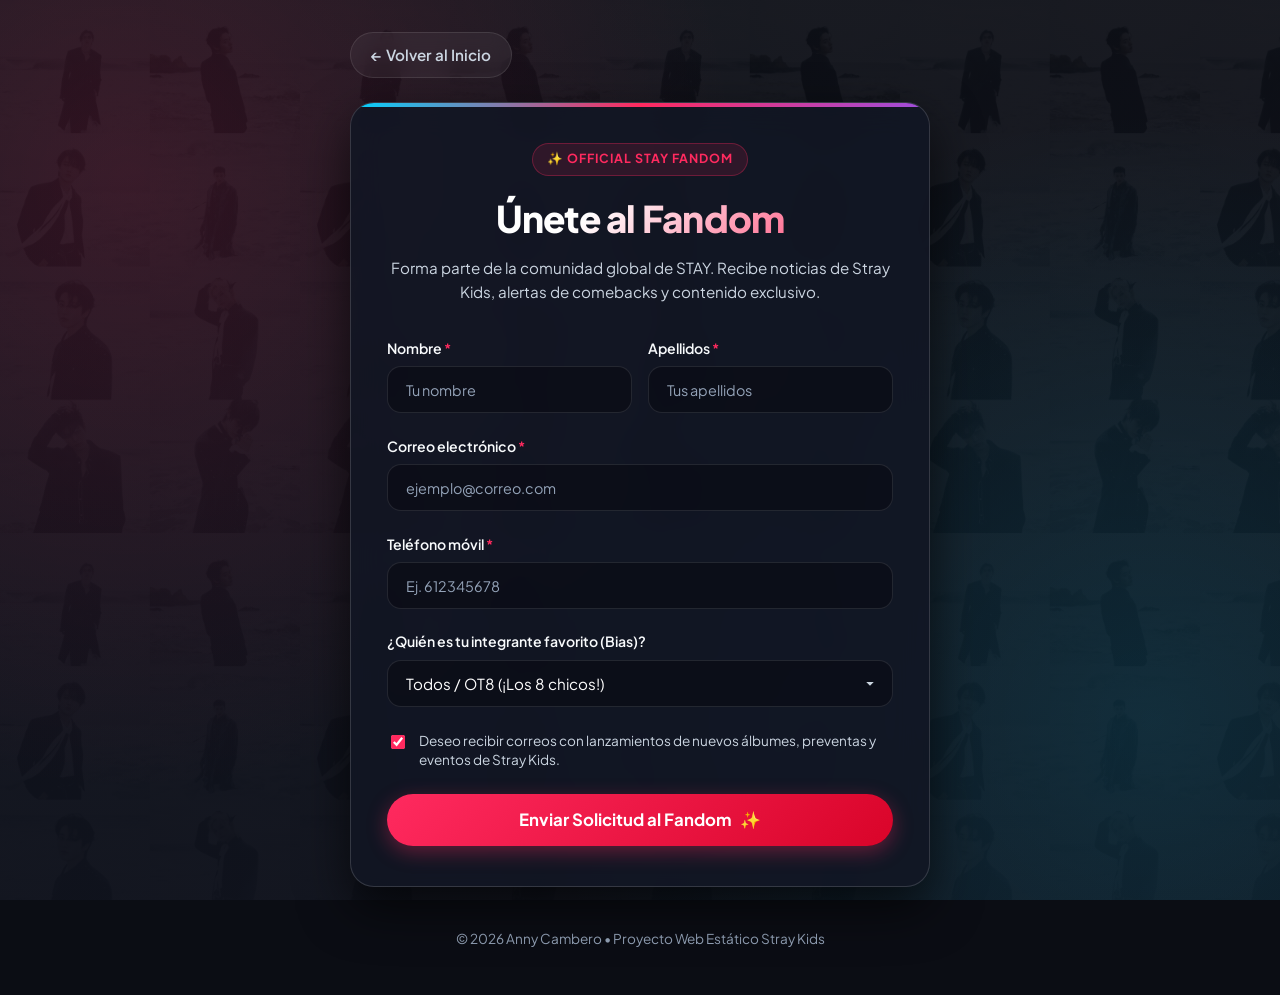
<file: 10.Formulario.html>
<!DOCTYPE html>
<html lang="es">
<head>
    <meta charset="UTF-8">
    <meta name="viewport" content="width=device-width, initial-scale=1.0">
    <title>Únete a STAY - Formulario Fandom Stray Kids</title>
    <!-- Google Fonts -->
    <link rel="preconnect" href="https://fonts.googleapis.com">
    <link rel="preconnect" href="https://fonts.gstatic.com" crossorigin>
    <link href="https://fonts.googleapis.com/css2?family=Plus+Jakarta+Sans:wght@400;500;600;700;800&display=swap" rel="stylesheet">
    <link rel="stylesheet" href="styleformulario.css">
</head>
<body>
    <nav class="form-top-nav">
        <a href="index.html" class="btn-back-home">← Volver al Inicio</a>
    </nav>

    <main class="formulario-card">
        <header class="form-header">
            <span class="fandom-badge">✨ Official STAY Fandom</span>
            <h1>Únete al Fandom</h1>
            <p>Forma parte de la comunidad global de STAY. Recibe noticias de Stray Kids, alertas de comebacks y contenido exclusivo.</p>
        </header>

        <form id="fandomForm" action="#" method="POST">
            <div class="form-row">
                <div class="form-group">
                    <label for="nombre">Nombre <span class="required">*</span></label>
                    <input type="text" id="nombre" name="nombre" placeholder="Tu nombre" required>
                </div>
                <div class="form-group">
                    <label for="apellidos">Apellidos <span class="required">*</span></label>
                    <input type="text" id="apellidos" name="apellidos" placeholder="Tus apellidos" required>
                </div>
            </div>

            <div class="form-group">
                <label for="mail">Correo electrónico <span class="required">*</span></label>
                <input type="email" id="mail" name="mail" placeholder="ejemplo@correo.com" required>
            </div>

            <div class="form-group">
                <label for="telefono">Teléfono móvil <span class="required">*</span></label>
                <input type="tel" id="telefono" name="telefono" placeholder="Ej. 612345678" pattern="[0-9]{9,15}" required>
            </div>

            <div class="form-group">
                <label for="biasSelect">¿Quién es tu integrante favorito (Bias)?</label>
                <select id="biasSelect" name="bias">
                    <option value="Todos / OT8">Todos / OT8 (¡Los 8 chicos!)</option>
                    <option value="Bang Chan">Bang Chan (Líder, Productor)</option>
                    <option value="Lee Know">Lee Know (Bailarín Principal)</option>
                    <option value="Changbin">Changbin (Rapero Principal, 3RACHA)</option>
                    <option value="Hyunjin">Hyunjin (Bailarín, Visual)</option>
                    <option value="Han">Han (Rapero, Vocalista, 3RACHA)</option>
                    <option value="Felix">Felix (Rapero, Bailarín)</option>
                    <option value="Seungmin">Seungmin (Vocalista Principal)</option>
                    <option value="I.N">I.N (Vocalista, Maknae)</option>
                </select>
            </div>

            <div class="checkbox-group">
                <input type="checkbox" id="notificaciones" name="notificaciones" checked>
                <label for="notificaciones">Deseo recibir correos con lanzamientos de nuevos álbumes, preventas y eventos de Stray Kids.</label>
            </div>

            <button type="submit" class="btn-submit">
                <span>Enviar Solicitud al Fandom</span> ✨
            </button>
        </form>
    </main>

    <footer class="form-footer-note">
        <p>&copy; 2026 Anny Cambero • Proyecto Web Estático Stray Kids</p>
    </footer>

    <!-- Script Interactivo -->
    <script src="main.js"></script>
</body>
</html>
</file>
<file: style.css>
/* ==========================================================================
   Stray Kids (SKZ) - Main Stylesheet (style.css)
   Fullstack & Modern UI/UX Upgrade: Responsive, Glassmorphic & High-Contrast
   ========================================================================== */

/* --------------------------------------------------------------------------
   1. Design Tokens & CSS Variables
   -------------------------------------------------------------------------- */
:root {
    --bg-body: #0b0d14;
    --bg-surface: #121522;
    --bg-card: rgba(18, 22, 36, 0.82);
    --bg-card-hover: rgba(28, 34, 56, 0.92);
    --bg-card-solid: #151928;
    
    /* Stray Kids Signature K-Pop Accents */
    --accent-red: #ff2a5f;
    --accent-red-hover: #ff4d79;
    --accent-red-glow: rgba(255, 42, 95, 0.35);
    
    --accent-cyan: #00d2ff;
    --accent-cyan-hover: #33dcff;
    --accent-cyan-glow: rgba(0, 210, 255, 0.25);
    
    --accent-purple: #9d4edd;
    
    /* Neutral Text & Borders */
    --text-primary: #f8fafc;
    --text-secondary: #cbd5e1;
    --text-muted: #94a3b8;
    --text-dark: #0f172a;
    
    --border-subtle: rgba(255, 255, 255, 0.08);
    --border-glass: rgba(255, 255, 255, 0.14);
    --border-focus: rgba(255, 42, 95, 0.5);

    /* Radii & Shadows */
    --radius-sm: 8px;
    --radius-md: 14px;
    --radius-lg: 20px;
    --radius-full: 9999px;

    --shadow-sm: 0 4px 12px rgba(0, 0, 0, 0.25);
    --shadow-md: 0 10px 25px rgba(0, 0, 0, 0.35);
    --shadow-lg: 0 20px 45px rgba(0, 0, 0, 0.55);
    --shadow-glow: 0 0 25px var(--accent-red-glow);

    --transition-fast: all 0.2s ease;
    --transition-smooth: all 0.3s cubic-bezier(0.4, 0, 0.2, 1);
}

/* --------------------------------------------------------------------------
   2. Reset & Global Base
   -------------------------------------------------------------------------- */
*, *::before, *::after {
    box-sizing: border-box;
}

html {
    scroll-behavior: smooth;
    font-size: 16px;
}

body {
    background-color: var(--bg-body);
    /* Blends user's original background texture with rich modern dark gradients */
    background-image: 
        radial-gradient(circle at 10% 20%, rgba(255, 42, 95, 0.12) 0%, transparent 40%),
        radial-gradient(circle at 90% 70%, rgba(0, 210, 255, 0.1) 0%, transparent 45%),
        linear-gradient(180deg, rgba(11, 13, 20, 0.94) 0%, rgba(15, 18, 28, 0.97) 100%),
        url('imágenes/fondo de la páginaweb.png');
    background-attachment: fixed;
    background-repeat: repeat;
    background-size: auto, auto, cover, 300px;
    color: var(--text-primary);
    font-family: 'Plus Jakarta Sans', system-ui, -apple-system, BlinkMacSystemFont, 'Segoe UI', Roboto, Helvetica, Arial, sans-serif;
    line-height: 1.65;
    margin: 0;
    padding: 0;
    -webkit-font-smoothing: antialiased;
    -moz-osx-font-smoothing: grayscale;
}

img, iframe {
    max-width: 100%;
}

a {
    color: var(--accent-cyan);
    text-decoration: none;
    transition: var(--transition-fast);
}

a:hover {
    color: var(--accent-cyan-hover);
}

/* --------------------------------------------------------------------------
   3. Typography & Section Headers
   -------------------------------------------------------------------------- */
h1 {
    font-size: clamp(2rem, 4.5vw, 3rem);
    font-weight: 800;
    letter-spacing: -0.03em;
    margin: 0 0 1.25rem 0;
    background: linear-gradient(135deg, #ffffff 40%, var(--accent-red) 100%);
    -webkit-background-clip: text;
    -webkit-text-fill-color: transparent;
    text-align: left;
    display: inline-block;
}

h2 {
    font-size: clamp(1.4rem, 3vw, 1.9rem);
    font-weight: 700;
    letter-spacing: -0.02em;
    margin: 2.25rem 0 1.25rem 0;
    color: #ffffff;
    text-align: left;
    display: flex;
    align-items: center;
    gap: 0.75rem;
    position: relative;
    padding-left: 1rem;
    border-left: 4px solid var(--accent-red);
}

h3 {
    font-size: 1.2rem;
    font-weight: 600;
    color: var(--accent-cyan);
    margin: 1.5rem 0 0.75rem 0;
    text-align: left;
    display: flex;
    align-items: center;
    gap: 0.5rem;
}

p {
    color: var(--text-secondary);
    margin: 0 0 1rem 0;
    text-align: left;
    font-size: 1rem;
}

p strong {
    color: #ffffff;
}

/* --------------------------------------------------------------------------
   4. Header & Hero Banner
   -------------------------------------------------------------------------- */
header#inicio {
    position: relative;
    width: 100%;
    margin-bottom: 0;
}

#fotoHeader {
    width: 100%;
    height: auto;
    max-height: 340px;
    object-fit: cover;
    object-position: center;
    border-radius: 0 0 var(--radius-lg) var(--radius-lg);
    box-shadow: var(--shadow-lg);
    display: block;
}

/* --------------------------------------------------------------------------
   5. Sticky Glassmorphism Navigation Bar
   -------------------------------------------------------------------------- */
#navegadorHorizontal {
    position: sticky;
    top: 0;
    z-index: 1000;
    background: rgba(11, 13, 20, 0.88);
    backdrop-filter: blur(16px);
    -webkit-backdrop-filter: blur(16px);
    border-bottom: 1px solid var(--border-subtle);
    box-shadow: 0 4px 20px rgba(0, 0, 0, 0.4);
    display: flex;
    flex-direction: row;
    justify-content: center;
    align-items: center;
    gap: 0.75rem;
    padding: 0.75rem 1rem;
    margin: 0;
    list-style: none;
    flex-wrap: wrap;
}

#navegadorHorizontal p {
    margin: 0;
    padding: 0;
    display: inline-block;
}

#navegadorHorizontal a {
    display: inline-flex;
    align-items: center;
    justify-content: center;
    padding: 0.6rem 1.35rem;
    font-size: 0.95rem;
    font-weight: 600;
    color: var(--text-primary);
    background: rgba(255, 255, 255, 0.05);
    border: 1px solid var(--border-subtle);
    border-radius: var(--radius-full);
    transition: var(--transition-smooth);
    min-width: 110px;
    text-align: center;
}

#navegadorHorizontal a:hover {
    background: var(--accent-red);
    color: #ffffff;
    border-color: var(--accent-red);
    box-shadow: 0 0 16px var(--accent-red-glow);
    transform: translateY(-2px);
}

/* --------------------------------------------------------------------------
   6. Main Content Grid (#pantallaCompleta)
   -------------------------------------------------------------------------- */
#pantallaCompleta {
    max-width: 1400px;
    margin: 2rem auto;
    padding: 0 1.5rem;
    display: grid;
    grid-template-columns: 380px 1fr;
    gap: 2rem;
    align-items: start;
}

/* --------------------------------------------------------------------------
   7. Left Column: Albums Catalogue (#columnaLateralIzquierda)
   -------------------------------------------------------------------------- */
#columnaLateralIzquierda {
    background: var(--bg-card);
    backdrop-filter: blur(14px);
    -webkit-backdrop-filter: blur(14px);
    border: 1px solid var(--border-glass);
    border-radius: var(--radius-lg);
    padding: 1.5rem;
    box-shadow: var(--shadow-md);
    position: sticky;
    top: 80px;
    max-height: calc(100vh - 100px);
    overflow-y: auto;
    scrollbar-width: thin;
    scrollbar-color: var(--accent-red) rgba(255, 255, 255, 0.05);
}

/* Custom Scrollbar */
#columnaLateralIzquierda::-webkit-scrollbar {
    width: 6px;
}
#columnaLateralIzquierda::-webkit-scrollbar-track {
    background: rgba(0, 0, 0, 0.2);
    border-radius: 10px;
}
#columnaLateralIzquierda::-webkit-scrollbar-thumb {
    background: var(--accent-red);
    border-radius: 10px;
}

.album-header-bar {
    margin-bottom: 1.25rem;
}

.album-header-bar h3 {
    margin: 0 0 0.75rem 0;
    color: #ffffff;
    font-size: 1.25rem;
}

/* Interactive Search Bar for Albums */
.album-search-container {
    margin-bottom: 1rem;
    position: relative;
}

.album-search-input {
    width: 100%;
    padding: 0.65rem 1rem 0.65rem 2.25rem;
    background: rgba(0, 0, 0, 0.35);
    border: 1px solid var(--border-glass);
    border-radius: var(--radius-full);
    color: #ffffff;
    font-size: 0.9rem;
    outline: none;
    transition: var(--transition-fast);
}

.album-search-input:focus {
    border-color: var(--accent-red);
    box-shadow: 0 0 12px var(--accent-red-glow);
}

.album-search-icon {
    position: absolute;
    left: 0.85rem;
    top: 50%;
    transform: translateY(-50%);
    font-size: 0.85rem;
    color: var(--text-muted);
    pointer-events: none;
}

.album-no-results {
    color: var(--text-muted);
    text-align: center;
    padding: 1.5rem 0;
    font-size: 0.9rem;
}

/* Album Table Restyling */
#columnaLateralIzquierda table {
    width: 100%;
    border-collapse: separate;
    border-spacing: 0 0.85rem;
    border: none;
}

#columnaLateralIzquierda th {
    background: transparent;
    color: var(--text-muted);
    font-size: 0.8rem;
    text-transform: uppercase;
    letter-spacing: 0.08em;
    padding: 0.5rem 0.75rem;
    text-align: left;
    border: none;
    border-bottom: 1px solid var(--border-subtle);
}

#columnaLateralIzquierda tr {
    background: rgba(255, 255, 255, 0.03);
    border-radius: var(--radius-md);
    transition: var(--transition-smooth);
}

#columnaLateralIzquierda tbody tr:hover {
    background: rgba(255, 255, 255, 0.07);
    transform: translateX(3px);
}

#columnaLateralIzquierda td {
    padding: 0.75rem;
    border: none;
    vertical-align: middle;
}

#columnaLateralIzquierda td:first-child {
    border-top-left-radius: var(--radius-md);
    border-bottom-left-radius: var(--radius-md);
}

#columnaLateralIzquierda td:last-child {
    border-top-right-radius: var(--radius-md);
    border-bottom-right-radius: var(--radius-md);
    text-align: center;
    width: 85px;
}

#columnaLateralIzquierda td img {
    width: 65px;
    height: 65px;
    object-fit: cover;
    border-radius: var(--radius-sm);
    box-shadow: var(--shadow-sm);
    display: block;
    margin: 0 auto;
    transition: transform 0.3s ease;
}

#columnaLateralIzquierda tr:hover td img {
    transform: scale(1.06);
}

#columnaLateralIzquierda td p {
    margin: 0;
    font-size: 0.88rem;
    line-height: 1.45;
}

#columnaLateralIzquierda td p a {
    color: #ffffff;
    font-weight: 700;
    font-size: 0.98rem;
    display: inline-block;
    margin-bottom: 0.25rem;
    transition: color 0.2s;
}

#columnaLateralIzquierda td p a:hover {
    color: var(--accent-red);
}

.album-release-date {
    display: inline-flex;
    align-items: center;
    gap: 0.3rem;
    font-size: 0.78rem;
    color: var(--text-muted);
    background: rgba(255, 255, 255, 0.05);
    padding: 0.2rem 0.5rem;
    border-radius: var(--radius-sm);
    margin-top: 0.35rem;
}

/* --------------------------------------------------------------------------
   8. Right Column: Biography & Sections (#columnaLateralDerecha)
   -------------------------------------------------------------------------- */
#columnaLateralDerecha {
    background: var(--bg-card);
    backdrop-filter: blur(14px);
    -webkit-backdrop-filter: blur(14px);
    border: 1px solid var(--border-glass);
    border-radius: var(--radius-lg);
    padding: 2.25rem;
    box-shadow: var(--shadow-md);
}

/* Group Info Card */
.info-skz-card {
    background: rgba(0, 0, 0, 0.25);
    border: 1px solid var(--border-subtle);
    border-radius: var(--radius-md);
    padding: 1.5rem;
    margin: 1.25rem 0 2rem 0;
}

.info-skz-grid {
    display: grid;
    grid-template-columns: repeat(auto-fit, minmax(240px, 1fr));
    gap: 1rem;
    margin-top: 1rem;
}

.info-item {
    background: rgba(255, 255, 255, 0.03);
    border: 1px solid var(--border-subtle);
    border-radius: var(--radius-sm);
    padding: 0.75rem 1rem;
    transition: var(--transition-fast);
}

.info-item:hover {
    background: rgba(255, 255, 255, 0.06);
    border-color: var(--border-glass);
}

.info-item-label {
    font-size: 0.75rem;
    text-transform: uppercase;
    letter-spacing: 0.06em;
    color: var(--accent-cyan);
    font-weight: 700;
    margin-bottom: 0.25rem;
}

.info-item-value {
    font-size: 0.95rem;
    color: var(--text-primary);
}

/* --------------------------------------------------------------------------
   9. Members Showcase Grid (#integrantes)
   -------------------------------------------------------------------------- */
.miembros-grid {
    display: grid;
    grid-template-columns: repeat(auto-fill, minmax(220px, 1fr));
    gap: 1.25rem;
    margin: 1.75rem 0 2.5rem 0;
}

.miembro-card {
    background: rgba(255, 255, 255, 0.03);
    border: 1px solid var(--border-subtle);
    border-radius: var(--radius-md);
    overflow: hidden;
    display: flex;
    flex-direction: column;
    transition: var(--transition-smooth);
    position: relative;
}

.miembro-card:hover {
    transform: translateY(-6px);
    border-color: var(--accent-red);
    box-shadow: 0 12px 30px rgba(0, 0, 0, 0.4), 0 0 20px var(--accent-red-glow);
    background: rgba(255, 255, 255, 0.06);
}

.miembro-card-img-wrap {
    width: 100%;
    aspect-ratio: 1 / 1;
    overflow: hidden;
    position: relative;
    background: #000;
}

.miembro-card-img {
    width: 100%;
    height: 100%;
    object-fit: cover;
    object-position: center top;
    transition: transform 0.5s ease;
}

.miembro-card:hover .miembro-card-img {
    transform: scale(1.08);
}

.miembro-card-body {
    padding: 1.15rem;
    display: flex;
    flex-direction: column;
    flex-grow: 1;
    text-align: left;
}

.miembro-card-title {
    font-size: 1.15rem;
    font-weight: 700;
    color: #ffffff;
    margin: 0 0 0.4rem 0;
}

.miembro-roles-tags {
    display: flex;
    flex-wrap: wrap;
    gap: 0.35rem;
    margin-bottom: 1rem;
}

.role-tag {
    font-size: 0.72rem;
    font-weight: 600;
    padding: 0.2rem 0.55rem;
    border-radius: var(--radius-full);
    background: rgba(0, 210, 255, 0.12);
    color: var(--accent-cyan);
    border: 1px solid rgba(0, 210, 255, 0.25);
}

.role-tag.lider {
    background: rgba(255, 42, 95, 0.15);
    color: var(--accent-red);
    border-color: rgba(255, 42, 95, 0.35);
}

.miembro-card-btn {
    margin-top: auto;
    display: inline-flex;
    align-items: center;
    justify-content: center;
    gap: 0.4rem;
    padding: 0.55rem 1rem;
    background: rgba(255, 255, 255, 0.08);
    color: #ffffff;
    border-radius: var(--radius-full);
    font-size: 0.85rem;
    font-weight: 600;
    border: 1px solid var(--border-glass);
    transition: var(--transition-fast);
}

.miembro-card:hover .miembro-card-btn {
    background: var(--accent-red);
    border-color: var(--accent-red);
    color: #ffffff;
}

/* --------------------------------------------------------------------------
   10. Editorial & Story Sections (Pre-Debut & 2018)
   -------------------------------------------------------------------------- */
.historia-section {
    margin-top: 2rem;
}

.historia-card {
    background: rgba(0, 0, 0, 0.2);
    border-left: 3px solid var(--accent-cyan);
    border-radius: 0 var(--radius-md) var(--radius-md) 0;
    padding: 1.5rem;
    margin: 1.25rem 0;
}

.historia-card p {
    margin-bottom: 0.85rem;
    line-height: 1.7;
}

.historia-card p:last-child {
    margin-bottom: 0;
}

/* Highlight Statistic / Milestone Pill */
.milestone-badge {
    display: inline-flex;
    align-items: center;
    gap: 0.5rem;
    background: rgba(255, 42, 95, 0.12);
    border: 1px solid rgba(255, 42, 95, 0.3);
    color: #ffffff;
    padding: 0.6rem 1rem;
    border-radius: var(--radius-md);
    margin: 0.75rem 0;
    font-weight: 600;
    font-size: 0.95rem;
}

/* --------------------------------------------------------------------------
   11. Footer & Video Section
   -------------------------------------------------------------------------- */
footer.contactos {
    background: rgba(8, 10, 16, 0.92);
    backdrop-filter: blur(16px);
    -webkit-backdrop-filter: blur(16px);
    border-top: 1px solid var(--border-subtle);
    padding: 3.5rem 1.5rem 2rem 1.5rem;
    margin-top: 4rem;
    text-align: center;
}

.footer-content-wrap {
    max-width: 900px;
    margin: 0 auto;
}

/* Fluid Responsive 16:9 Video Wrapper */
#videoST {
    width: 100%;
    max-width: 720px;
    margin: 0 auto 2.5rem auto;
}

.VideoStDoIt {
    width: 100%;
    aspect-ratio: 16 / 9;
    height: auto;
    border: 1px solid var(--border-glass);
    border-radius: var(--radius-lg);
    box-shadow: var(--shadow-lg), 0 0 30px rgba(0, 0, 0, 0.7);
    display: block;
}

/* Contact CTA Card */
#Contacto {
    background: linear-gradient(135deg, rgba(255, 42, 95, 0.15) 0%, rgba(0, 210, 255, 0.1) 100%);
    border: 1px solid var(--border-glass);
    border-radius: var(--radius-lg);
    padding: 2rem;
    margin: 0 auto 2.5rem auto;
    max-width: 600px;
}

#Contacto h3 {
    text-align: center;
    justify-content: center;
    color: #ffffff;
    margin: 0 0 0.5rem 0;
    font-size: 1.35rem;
}

#Contacto p {
    text-align: center;
    margin: 0 0 1.25rem 0;
    color: var(--text-secondary);
}

#Contacto a {
    display: inline-flex;
    align-items: center;
    justify-content: center;
    gap: 0.5rem;
    padding: 0.85rem 2rem;
    background: var(--accent-red);
    color: #ffffff;
    font-weight: 700;
    font-size: 1rem;
    border-radius: var(--radius-full);
    box-shadow: 0 4px 20px var(--accent-red-glow);
    transition: var(--transition-smooth);
    border: none;
    max-width: 100%;
}

#Contacto a:hover {
    background: var(--accent-red-hover);
    transform: translateY(-3px) scale(1.02);
    box-shadow: 0 8px 25px rgba(255, 42, 95, 0.5);
}

/* Social Media Pill Buttons */
#redesSocialesyOtros {
    display: flex;
    justify-content: center;
    align-items: center;
    gap: 0.75rem;
    flex-wrap: wrap;
    margin: 0 auto 2.5rem auto;
    padding: 0;
    list-style: none;
}

#redesSocialesyOtros p {
    margin: 0;
    display: inline-block;
}

#redesSocialesyOtros a {
    display: inline-flex;
    align-items: center;
    gap: 0.5rem;
    padding: 0.6rem 1.25rem;
    border-radius: var(--radius-full);
    font-size: 0.9rem;
    font-weight: 600;
    color: var(--text-primary);
    background: rgba(255, 255, 255, 0.05);
    border: 1px solid var(--border-subtle);
    transition: var(--transition-smooth);
}

#redesSocialesyOtros a:hover {
    transform: translateY(-2px);
    color: #ffffff;
}

/* Social Brand Accents */
#redesSocialesyOtros a[href*="youtube"]:hover {
    background: #ff0000;
    border-color: #ff0000;
    box-shadow: 0 0 15px rgba(255, 0, 0, 0.4);
}
#redesSocialesyOtros a[href*="instagram"]:hover {
    background: linear-gradient(45deg, #f09433, #e6683c, #dc2743, #cc2366, #bc1888);
    border-color: transparent;
    box-shadow: 0 0 15px rgba(220, 39, 67, 0.4);
}
#redesSocialesyOtros a[href*="tiktok"]:hover {
    background: #00f2fe;
    color: #000000;
    border-color: #00f2fe;
    box-shadow: 0 0 15px rgba(0, 242, 254, 0.4);
}
#redesSocialesyOtros a[href*="x.com"]:hover,
#redesSocialesyOtros a[href*="twitter"]:hover {
    background: #1d9bf0;
    border-color: #1d9bf0;
    box-shadow: 0 0 15px rgba(29, 155, 240, 0.4);
}

#ImgFooter {
    width: 100%;
    max-height: 200px;
    object-fit: cover;
    border-radius: var(--radius-md);
    box-shadow: var(--shadow-md);
    margin: 1.5rem auto 1.5rem auto;
    display: block;
}

footer p:last-child {
    text-align: center;
    color: var(--text-muted);
    font-size: 0.85rem;
    margin: 1rem 0 0 0;
}

/* --------------------------------------------------------------------------
   12. Floating Back To Top Button (.flecha-arriba)
   -------------------------------------------------------------------------- */
.flecha-arriba {
    position: fixed;
    bottom: 30px;
    right: 30px;
    width: 52px;
    height: 52px;
    background: linear-gradient(135deg, var(--accent-red), #9d4edd);
    border-radius: var(--radius-full);
    display: flex;
    justify-content: center;
    align-items: center;
    box-shadow: 0 6px 20px rgba(0, 0, 0, 0.5), 0 0 15px var(--accent-red-glow);
    transition: var(--transition-smooth);
    z-index: 9999;
    opacity: 0;
    visibility: hidden;
    transform: translateY(15px);
    cursor: pointer;
    border: 1px solid rgba(255, 255, 255, 0.2);
}

.flecha-arriba.visible {
    opacity: 1;
    visibility: visible;
    transform: translateY(0);
}

.flecha-arriba:hover {
    transform: translateY(-4px) scale(1.1);
    box-shadow: 0 10px 25px rgba(0, 0, 0, 0.6), 0 0 25px var(--accent-red-glow);
}

.img-flecha {
    width: 55%;
    height: auto;
    filter: drop-shadow(0 2px 4px rgba(0, 0, 0, 0.4));
}

/* --------------------------------------------------------------------------
   13. Lightbox Modal Styles (via main.js)
   -------------------------------------------------------------------------- */
.skz-lightbox-modal {
    position: fixed;
    inset: 0;
    z-index: 10000;
    display: flex;
    align-items: center;
    justify-content: center;
    opacity: 0;
    visibility: hidden;
    transition: opacity 0.3s ease, visibility 0.3s ease;
}

.skz-lightbox-modal.active {
    opacity: 1;
    visibility: visible;
}

.lightbox-backdrop {
    position: absolute;
    inset: 0;
    background: rgba(0, 0, 0, 0.88);
    backdrop-filter: blur(10px);
    -webkit-backdrop-filter: blur(10px);
}

.lightbox-content {
    position: relative;
    z-index: 10001;
    max-width: 90vw;
    max-height: 90vh;
    display: flex;
    flex-direction: column;
    align-items: center;
    transform: scale(0.92);
    transition: transform 0.3s cubic-bezier(0.34, 1.56, 0.64, 1);
}

.skz-lightbox-modal.active .lightbox-content {
    transform: scale(1);
}

.lightbox-img {
    max-width: 85vw;
    max-height: 80vh;
    object-fit: contain;
    border-radius: var(--radius-md);
    box-shadow: 0 15px 45px rgba(0, 0, 0, 0.8);
    border: 1px solid var(--border-glass);
}

.lightbox-caption {
    color: var(--text-secondary);
    margin-top: 0.75rem;
    font-size: 0.95rem;
    text-align: center;
}

.lightbox-close {
    position: absolute;
    top: -45px;
    right: 0;
    background: rgba(255, 255, 255, 0.1);
    border: 1px solid var(--border-glass);
    color: #ffffff;
    width: 36px;
    height: 36px;
    border-radius: var(--radius-full);
    display: flex;
    align-items: center;
    justify-content: center;
    font-size: 1.5rem;
    cursor: pointer;
    transition: var(--transition-fast);
}

.lightbox-close:hover {
    background: var(--accent-red);
    transform: scale(1.1);
}

/* --------------------------------------------------------------------------
   14. Responsive Media Queries
   -------------------------------------------------------------------------- */
@media (max-width: 992px) {
    #pantallaCompleta {
        grid-template-columns: 1fr;
        gap: 2rem;
        margin-top: 1.5rem;
        padding: 0 1rem;
    }

    #columnaLateralIzquierda {
        position: static;
        max-height: 500px;
    }

    #columnaLateralDerecha {
        padding: 1.5rem;
    }

    .miembros-grid {
        grid-template-columns: repeat(auto-fill, minmax(180px, 1fr));
        gap: 1rem;
    }
}

@media (max-width: 600px) {
    html {
        font-size: 15px;
    }

    #navegadorHorizontal {
        gap: 0.5rem;
        padding: 0.6rem 0.5rem;
    }

    #navegadorHorizontal a {
        padding: 0.5rem 0.9rem;
        font-size: 0.85rem;
        min-width: auto;
    }

    #columnaLateralIzquierda,
    #columnaLateralDerecha {
        padding: 1.15rem;
        border-radius: var(--radius-md);
    }

    .miembros-grid {
        grid-template-columns: repeat(2, 1fr);
        gap: 0.75rem;
    }

    .miembro-card-body {
        padding: 0.75rem;
    }

    .miembro-card-title {
        font-size: 0.98rem;
    }

    .role-tag {
        font-size: 0.65rem;
        padding: 0.15rem 0.4rem;
    }

    .miembro-card-btn {
        padding: 0.45rem 0.6rem;
        font-size: 0.75rem;
    }

    #columnaLateralIzquierda td img {
        width: 50px;
        height: 50px;
    }

    #Contacto {
        padding: 1.25rem;
    }

    #Contacto a {
        width: 100%;
        padding: 0.75rem 1rem;
    }

    .flecha-arriba {
        bottom: 20px;
        right: 20px;
        width: 46px;
        height: 46px;
    }
}

@media (max-width: 380px) {
    .miembros-grid {
        grid-template-columns: 1fr;
    }
}
</file>
<file: styleformulario.css>
/* ==========================================================================
   Stray Kids (SKZ) - Fandom Form Stylesheet (styleformulario.css)
   Fullstack & Modern UI/UX Upgrade: Clean, Accessible & Interactive
   ========================================================================== */

:root {
    --bg-body: #0b0d14;
    --bg-card: rgba(18, 22, 36, 0.88);
    --bg-input: rgba(10, 12, 20, 0.65);
    
    --accent-red: #ff2a5f;
    --accent-red-hover: #ff4d79;
    --accent-red-glow: rgba(255, 42, 95, 0.35);
    
    --accent-cyan: #00d2ff;
    --accent-purple: #9d4edd;
    
    --text-primary: #f8fafc;
    --text-secondary: #cbd5e1;
    --text-muted: #94a3b8;
    
    --border-subtle: rgba(255, 255, 255, 0.1);
    --border-glass: rgba(255, 255, 255, 0.15);
    --border-focus: rgba(255, 42, 95, 0.6);

    --radius-sm: 8px;
    --radius-md: 14px;
    --radius-lg: 24px;
    --radius-full: 9999px;

    --shadow-md: 0 10px 25px rgba(0, 0, 0, 0.4);
    --shadow-lg: 0 20px 50px rgba(0, 0, 0, 0.65);

    --transition-fast: all 0.2s ease;
    --transition-smooth: all 0.3s cubic-bezier(0.4, 0, 0.2, 1);
}

*, *::before, *::after {
    box-sizing: border-box;
}

body {
    background-color: var(--bg-body);
    background-image: 
        radial-gradient(circle at 10% 20%, rgba(255, 42, 95, 0.15) 0%, transparent 45%),
        radial-gradient(circle at 90% 80%, rgba(0, 210, 255, 0.12) 0%, transparent 45%),
        linear-gradient(180deg, rgba(11, 13, 20, 0.94) 0%, rgba(15, 18, 28, 0.98) 100%),
        url('imágenes/fondoDePaginaDeLosIntegrantes.jpg');
    background-attachment: fixed;
    background-repeat: repeat;
    background-size: auto, auto, cover, 300px;
    color: var(--text-primary);
    font-family: 'Plus Jakarta Sans', system-ui, -apple-system, BlinkMacSystemFont, 'Segoe UI', Roboto, sans-serif;
    line-height: 1.6;
    margin: 0;
    padding: 2rem 1rem;
    min-height: 100vh;
    display: flex;
    flex-direction: column;
    align-items: center;
    justify-content: center;
    -webkit-font-smoothing: antialiased;
}

/* Header & Return Navigation */
.form-top-nav {
    width: 100%;
    max-width: 580px;
    margin-bottom: 1.5rem;
    display: flex;
    justify-content: flex-start;
}

.btn-back-home {
    display: inline-flex;
    align-items: center;
    gap: 0.5rem;
    color: var(--text-secondary);
    text-decoration: none;
    font-size: 0.95rem;
    font-weight: 600;
    padding: 0.6rem 1.25rem;
    background: rgba(255, 255, 255, 0.05);
    border: 1px solid var(--border-subtle);
    border-radius: var(--radius-full);
    backdrop-filter: blur(10px);
    transition: var(--transition-smooth);
}

.btn-back-home:hover {
    color: #ffffff;
    background: var(--accent-red);
    border-color: var(--accent-red);
    box-shadow: 0 0 15px var(--accent-red-glow);
    transform: translateX(-3px);
}

/* Main Form Card */
.formulario-card {
    width: 100%;
    max-width: 580px;
    background: var(--bg-card);
    backdrop-filter: blur(16px);
    -webkit-backdrop-filter: blur(16px);
    border: 1px solid var(--border-glass);
    border-radius: var(--radius-lg);
    padding: 2.5rem 2.25rem;
    box-shadow: var(--shadow-lg);
    position: relative;
    overflow: hidden;
}

.formulario-card::before {
    content: "";
    position: absolute;
    top: 0;
    left: 0;
    right: 0;
    height: 4px;
    background: linear-gradient(90deg, var(--accent-cyan), var(--accent-red), var(--accent-purple));
}

/* Header of Form */
.form-header {
    text-align: center;
    margin-bottom: 2rem;
}

.fandom-badge {
    display: inline-flex;
    align-items: center;
    gap: 0.4rem;
    padding: 0.35rem 0.85rem;
    font-size: 0.78rem;
    font-weight: 700;
    text-transform: uppercase;
    letter-spacing: 0.08em;
    color: var(--accent-red);
    background: rgba(255, 42, 95, 0.12);
    border: 1px solid rgba(255, 42, 95, 0.3);
    border-radius: var(--radius-full);
    margin-bottom: 0.85rem;
}

.form-header h1 {
    font-size: clamp(1.8rem, 4vw, 2.3rem);
    font-weight: 800;
    letter-spacing: -0.02em;
    margin: 0 0 0.5rem 0;
    background: linear-gradient(135deg, #ffffff 40%, var(--accent-red) 100%);
    -webkit-background-clip: text;
    -webkit-text-fill-color: transparent;
}

.form-header p {
    color: var(--text-secondary);
    font-size: 0.95rem;
    margin: 0;
}

/* Form Controls */
.form-group {
    margin-bottom: 1.35rem;
    text-align: left;
}

.form-group label {
    display: block;
    font-size: 0.88rem;
    font-weight: 600;
    color: var(--text-primary);
    margin-bottom: 0.45rem;
}

.form-group label span.required {
    color: var(--accent-red);
}

.form-group input[type="text"],
.form-group input[type="email"],
.form-group input[type="tel"],
.form-group select {
    width: 100%;
    padding: 0.8rem 1.1rem;
    background: var(--bg-input);
    border: 1px solid var(--border-subtle);
    border-radius: var(--radius-md);
    color: #ffffff;
    font-family: inherit;
    font-size: 0.95rem;
    outline: none;
    transition: var(--transition-fast);
}

.form-group select {
    cursor: pointer;
    background-image: url("data:image/svg+xml,%3Csvg xmlns='http://www.w3.org/2000/svg' width='12' height='12' fill='%23cbd5e1' viewBox='0 0 16 16'%3E%3Cpath d='M8 11.5l-5-5h10l-5 5z'/%3E%3C/svg%3E");
    background-repeat: no-repeat;
    background-position: right 1rem center;
    appearance: none;
    padding-right: 2.5rem;
}

.form-group select option {
    background: #141724;
    color: #ffffff;
}

.form-group input:focus,
.form-group select:focus {
    border-color: var(--accent-red);
    box-shadow: 0 0 14px var(--accent-red-glow);
    background: rgba(15, 18, 30, 0.9);
}

.form-group input::placeholder {
    color: var(--text-muted);
    font-size: 0.9rem;
}

/* Form Grid for First & Last Name */
.form-row {
    display: grid;
    grid-template-columns: 1fr 1fr;
    gap: 1rem;
}

/* Checkbox */
.checkbox-group {
    display: flex;
    align-items: flex-start;
    gap: 0.65rem;
    margin: 1.5rem 0;
    text-align: left;
}

.checkbox-group input[type="checkbox"] {
    accent-color: var(--accent-red);
    width: 18px;
    height: 18px;
    margin-top: 0.15rem;
    cursor: pointer;
}

.checkbox-group label {
    font-size: 0.85rem;
    color: var(--text-secondary);
    line-height: 1.45;
    cursor: pointer;
}

/* Submit Button */
.btn-submit {
    width: 100%;
    padding: 0.95rem 1.5rem;
    background: linear-gradient(135deg, var(--accent-red) 0%, #d90429 100%);
    color: #ffffff;
    font-family: inherit;
    font-size: 1.05rem;
    font-weight: 700;
    border: none;
    border-radius: var(--radius-full);
    cursor: pointer;
    box-shadow: 0 6px 20px var(--accent-red-glow);
    transition: var(--transition-smooth);
    display: inline-flex;
    align-items: center;
    justify-content: center;
    gap: 0.5rem;
}

.btn-submit:hover {
    background: linear-gradient(135deg, var(--accent-red-hover) 0%, #ef233c 100%);
    box-shadow: 0 8px 30px rgba(255, 42, 95, 0.55);
    transform: translateY(-2px);
}

.btn-submit:active {
    transform: translateY(0);
}

/* Form Success State (rendered by main.js) */
.form-success-container {
    text-align: center;
    padding: 1.5rem 0;
    animation: fadeIn 0.4s ease forwards;
}

@keyframes fadeIn {
    from { opacity: 0; transform: translateY(10px); }
    to { opacity: 1; transform: translateY(0); }
}

.success-icon {
    font-size: 3.5rem;
    margin-bottom: 1rem;
    filter: drop-shadow(0 0 20px var(--accent-cyan));
}

.form-success-container h2 {
    font-size: 1.8rem;
    font-weight: 800;
    color: #ffffff;
    margin: 0 0 0.75rem 0;
}

.success-message {
    color: var(--text-secondary);
    font-size: 1rem;
    margin-bottom: 1.5rem;
}

.success-details {
    background: rgba(0, 0, 0, 0.25);
    border: 1px solid var(--border-glass);
    border-radius: var(--radius-md);
    padding: 1rem 1.25rem;
    margin: 0 auto 2rem auto;
    text-align: left;
    max-width: 440px;
}

.success-details p {
    margin: 0.4rem 0;
    font-size: 0.9rem;
    color: var(--text-primary);
}

.success-actions {
    display: flex;
    justify-content: center;
    gap: 1rem;
    flex-wrap: wrap;
}

.btn-primary {
    padding: 0.75rem 1.5rem;
    background: var(--accent-red);
    color: #ffffff;
    border-radius: var(--radius-full);
    font-weight: 600;
    text-decoration: none;
    transition: var(--transition-fast);
}

.btn-primary:hover {
    background: var(--accent-red-hover);
    transform: translateY(-2px);
}

.btn-secondary {
    padding: 0.75rem 1.5rem;
    background: rgba(255, 255, 255, 0.08);
    border: 1px solid var(--border-glass);
    color: #ffffff;
    border-radius: var(--radius-full);
    font-weight: 600;
    cursor: pointer;
    font-family: inherit;
    transition: var(--transition-fast);
}

.btn-secondary:hover {
    background: rgba(255, 255, 255, 0.15);
}

/* Footer note */
.form-footer-note {
    text-align: center;
    margin-top: 1.75rem;
    color: var(--text-muted);
    font-size: 0.85rem;
}

/* Responsive */
@media (max-width: 580px) {
    .formulario-card {
        padding: 2rem 1.25rem;
        border-radius: var(--radius-md);
    }

    .form-row {
        grid-template-columns: 1fr;
        gap: 0;
    }
}
</file>
